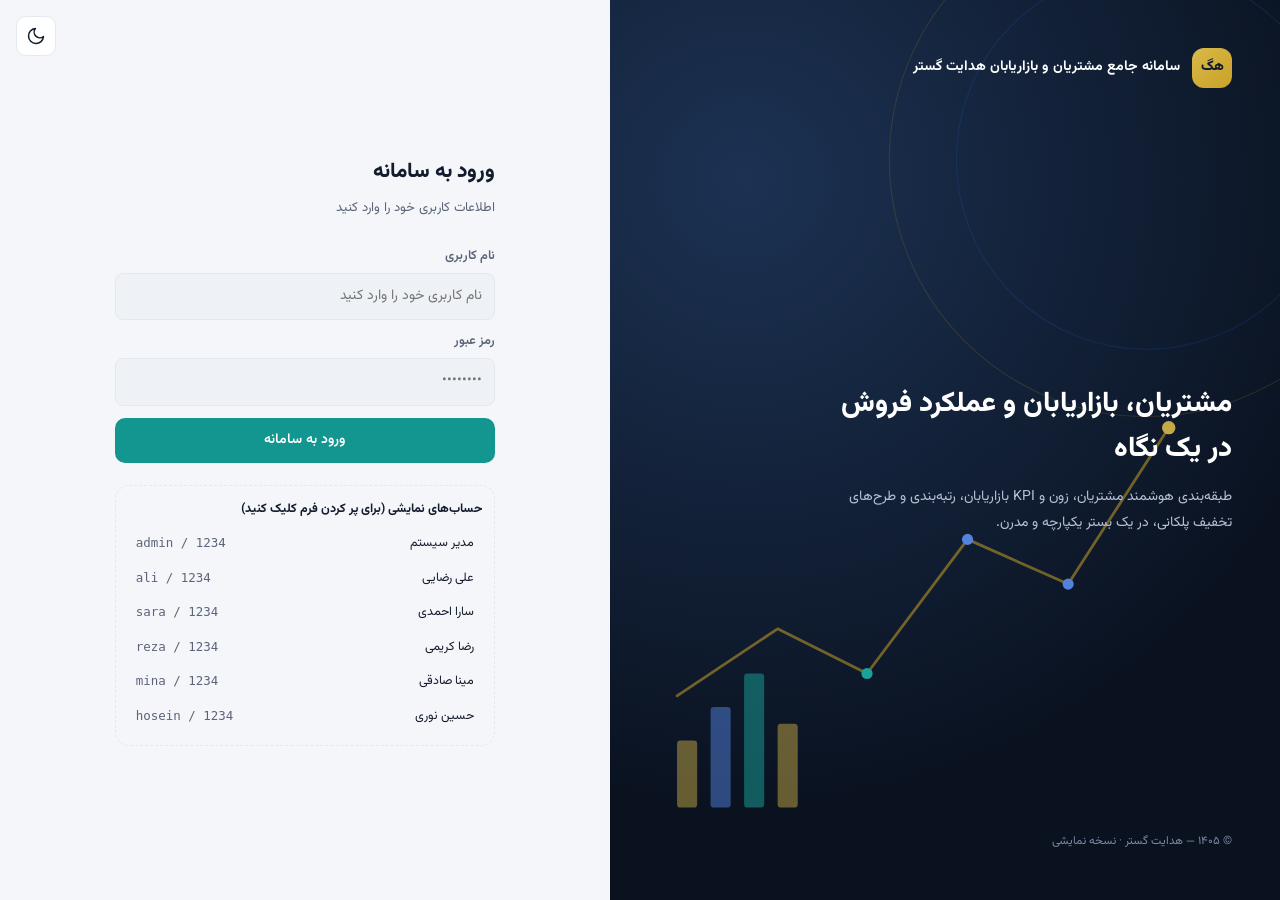
<file: index.html>
<!DOCTYPE html>
<html lang="fa" dir="rtl">
<head>
<meta charset="utf-8">
<meta name="viewport" content="width=device-width, initial-scale=1, viewport-fit=cover">
<link rel="preconnect" href="https://fonts.googleapis.com"><link rel="preconnect" href="https://fonts.gstatic.com" crossorigin><link href="https://fonts.googleapis.com/css2?family=Vazirmatn:wght@400;500;600;700;800&display=swap" rel="stylesheet">
<title>سامانه جامع مشتریان و بازاریابان هدایت گستر</title>
<style>:root{--bg:#f4f6fa;--card:#fff;--solid:#fff;--tx:#131b2c;--mut:#5b6478;--bd:#e4e8f0;--chip:#eef1f6;--pri:#12968f;--pri2:#2f6fed;--acc:#c9a227;--navy:#0f1b2d;--ok:#1e9e6b;--bad:#e5484d;--sh:0 1px 2px #0f1b2d10,0 1px 1px #0f1b2d0a;--sh2:0 6px 16px #0f1b2d14}
:root[data-theme="dark"]{--bg:#0a1220;--card:#101c30;--solid:#101c30;--tx:#eef2f9;--mut:#a7b1c6;--bd:#223350;--chip:#182842;--sh:0 1px 2px #0004;--sh2:0 6px 16px #0006}
@media (prefers-color-scheme:dark){:root:not([data-theme="light"]){--bg:#0a1220;--card:#101c30;--solid:#101c30;--tx:#eef2f9;--mut:#a7b1c6;--bd:#223350;--chip:#182842;--sh:0 1px 2px #0004;--sh2:0 6px 16px #0006}}
*{box-sizing:border-box}html{-webkit-text-size-adjust:100%}
body{margin:0;background:var(--bg);color:var(--tx);font:14px/1.8 Vazirmatn,Tahoma,sans-serif;-webkit-font-smoothing:antialiased}
button,input,select{font:inherit;color:inherit}button{cursor:pointer}
h1,h2,h3,p{margin:0}h3{font-size:.98rem;font-weight:700}b{font-weight:600}
.mut{color:var(--mut);font-size:.84rem}.big{font-size:1.6rem;font-weight:800}
svg.i{width:20px;height:20px;fill:none;stroke:currentColor;stroke-width:1.8;stroke-linecap:round;stroke-linejoin:round;flex-shrink:0}
/* shell */
.app{display:grid;grid-template-columns:272px 1fr;min-height:100vh}
aside{background:linear-gradient(180deg,#0a1220,#152640);color:#cfd8ea;padding:20px 14px;position:sticky;top:0;height:100vh;display:flex;flex-direction:column;gap:18px;overflow-y:auto}
.brand{display:flex;gap:10px;align-items:center;padding:0 6px}.brand b{color:#fff;display:block;line-height:1.3}.brand small{color:#8b97b3;font-size:.72rem}
.bm{width:40px;height:40px;border-radius:12px;background:linear-gradient(135deg,#d9b94a,#c9a227);color:#0f1b2d;display:grid;place-items:center;font-weight:800;flex-shrink:0}
#menu{display:flex;flex-direction:column;gap:3px;flex:1}
#menu button,.gh{display:flex;gap:12px;align-items:center;background:none;border:0;color:#b7c2dc;padding:10px 12px;border-radius:10px;text-align:right;width:100%}
#menu button:hover,.gh:hover{background:#ffffff10;color:#fff}
#menu button.on{background:#c9a22724;color:#e8cd6f;font-weight:600;box-shadow:inset -3px 0 0 #c9a227}
.sf{border-top:1px solid #ffffff1a;padding-top:12px}.uc{display:flex;gap:10px;align-items:center;padding:4px 6px 10px;color:#fff}.uc small{display:block;color:#8b97b3;font-size:.72rem}
.av{display:inline-grid;place-items:center;width:34px;height:34px;border-radius:50%;background:var(--pri);color:#fff;font-size:.82rem;font-weight:700;flex-shrink:0}
.main{min-width:0}
.tp{position:sticky;top:0;z-index:20;background:var(--card);border-bottom:1px solid var(--bd);display:flex;gap:10px;align-items:center;padding:12px 24px;padding-top:calc(12px + env(safe-area-inset-top,0px))}
.tp h1{flex:1;font-size:1.15rem;font-weight:700}
.ib{position:relative;width:40px;height:40px;border-radius:10px;border:1px solid var(--bd);background:var(--card);display:grid;place-items:center;color:var(--tx)}
.ib.mt{display:none}
.bd{position:absolute;top:-6px;left:-6px;background:var(--bad);color:#fff;border-radius:99px;font-size:.66rem;min-width:18px;height:18px;display:grid;place-items:center;padding:0 4px}
main{padding:24px;max-width:1180px;margin:0 auto}
.bk{display:none}
/* cards */
.card{background:var(--card);border:1px solid var(--bd);border-radius:14px;padding:18px;box-shadow:var(--sh);min-width:0}
.grid{display:grid;gap:14px;grid-template-columns:repeat(auto-fit,minmax(200px,1fr));margin-bottom:14px}.g2{grid-template-columns:repeat(auto-fit,minmax(min(100%,340px),1fr))}
.card+.card,.grid+.card,.card+.grid,.hero+*,.tip+*{margin-top:0}
.chh{display:flex;align-items:center;justify-content:space-between;gap:10px;margin-bottom:12px;flex-wrap:wrap}.chh h3{margin:0}
.hero{border-radius:16px;padding:22px 24px;color:#fff;background:radial-gradient(circle at 15% 20%,#1c3253,#0a1220 75%);margin-bottom:14px;position:relative;overflow:hidden}
.hero::after{content:"";position:absolute;left:-40px;top:-40px;width:180px;height:180px;border-radius:50%;border:1px solid #c9a22744}
.hero h2{font-size:1.3rem;font-weight:800}.hero p{color:#b8c1d6;margin-top:4px}
.pills{display:flex;gap:10px;flex-wrap:wrap;margin-top:14px}.pill{background:#ffffff14;border-radius:10px;padding:6px 14px;font-size:.82rem;color:#cfd8ea}.pill b{display:block;color:#fff;font-size:1rem}
.kpi{position:relative}.kh{display:flex;justify-content:space-between;align-items:center}
.ic{width:40px;height:40px;border-radius:10px;display:grid;place-items:center;color:#fff;flex-shrink:0}
.kv{font-size:1.7rem;font-weight:800;line-height:1.4;margin-top:8px}.kv small{font-size:.78rem;color:var(--mut);font-weight:400;margin-right:6px}
.kl{color:var(--mut);font-size:.84rem}
.dl{font-size:.74rem;font-weight:700}.dl.up{color:var(--ok)}.dl.dn{color:var(--bad)}
.spark{width:100%;height:30px;margin-top:8px}
.tip{display:flex;gap:10px;align-items:flex-start;background:var(--chip);border-right:3px solid var(--acc);border-radius:10px;padding:10px 14px;margin-bottom:14px;font-size:.85rem}
.tip span{display:none}.tip b{display:block}
/* tables */
.tw{overflow-x:auto}
table{width:100%;border-collapse:collapse;font-size:.88rem}
th{color:var(--mut);font-weight:600;text-align:right;padding:8px 12px;white-space:nowrap;font-size:.78rem;border-bottom:1px solid var(--bd)}
td{padding:10px 12px;white-space:nowrap;border-bottom:1px solid var(--bd)}tr:last-child td{border-bottom:0}
tr:hover td{background:var(--chip)}
.tag{display:inline-block;padding:2px 10px;border-radius:99px;color:#fff;font-size:.74rem;font-weight:600;white-space:nowrap}
.L-new{background:#5b8def}.L-A{background:#3b82c4}.L-B{background:#0e9aa7}.L-C{background:#7a3fb2}.L-loyal{background:#c9a227}.L-idle{background:#8a93a8}
.bar{height:8px;background:var(--chip);border-radius:9px;overflow:hidden}.bar i{display:block;height:100%;border-radius:9px;background:linear-gradient(90deg,var(--pri),var(--acc))}
/* forms */
label{display:block;font-size:.8rem;font-weight:600;color:var(--mut);margin:10px 0 5px}
input,select{width:100%;background:var(--chip);border:1px solid var(--bd);border-radius:8px;padding:10px 12px;outline:none}
input:focus,select:focus{border-color:var(--pri2);background:var(--card)}
.row{display:grid;gap:10px;grid-template-columns:repeat(auto-fit,minmax(min(100%,150px),1fr))}
.btn{background:var(--pri);color:#fff;border:0;border-radius:10px;padding:10px 20px;font-weight:600;margin-top:12px}
.btn:hover{filter:brightness(1.08)}.btn-block{width:100%}
.sm{padding:5px 12px;border-radius:8px;border:1px solid var(--bd);background:var(--card);font-size:.8rem;margin-left:4px}.sm.d{color:var(--bad)}
.tb{display:flex;gap:10px;flex-wrap:wrap;margin-bottom:12px;align-items:center}.tb input,.tb select{width:auto;flex:1;min-width:140px}.tb .btn{margin:0}
.fl{display:flex;gap:6px;flex-wrap:wrap;margin-bottom:12px}.fl button{background:var(--card);border:1px solid var(--bd);border-radius:99px;padding:4px 14px;font-size:.82rem}.fl button.on{background:var(--pri);color:#fff;border-color:var(--pri)}
.rt{display:flex;background:var(--chip);border-radius:9px;padding:3px}.rt button{border:0;background:none;padding:3px 12px;border-radius:7px;font-size:.78rem;color:var(--mut)}.rt button.on{background:var(--card);color:var(--tx);font-weight:700}
.inv{display:grid;grid-template-columns:2fr 1fr auto;gap:8px;margin-bottom:8px}
.sum{background:var(--navy);color:#fff;border-radius:12px;padding:14px;margin-top:12px}.sum b{font-size:1.2rem}
/* charts */
.cw{width:100%;position:relative}.cw svg{display:block;max-width:100%}
.lg{display:flex;flex-wrap:wrap;gap:4px 14px;font-size:.76rem;color:var(--mut);margin-top:6px}.lg i{display:inline-block;width:9px;height:9px;border-radius:3px;margin-left:5px}
.dn{display:flex;align-items:center;gap:16px;flex-wrap:wrap;justify-content:center}.dn svg{width:150px;height:150px}.dn .lg{flex-direction:column;margin:0;font-size:.82rem}
/* roadmap, feed, alerts */
.rm{display:flex;align-items:flex-start;overflow-x:auto;padding:12px 4px}
.rn{text-align:center;min-width:74px;opacity:.55}.rn b{display:block;font-size:.8rem}.rn small{color:var(--mut);font-size:.7rem}
.rc{width:46px;height:46px;border-radius:50%;margin:0 auto 6px;display:grid;place-items:center;font-weight:700;background:var(--chip);border:2px solid var(--bd)}
.rn.done{opacity:1}.rn.done .rc{background:#d7f2f0;color:var(--pri);border-color:var(--pri)}
.rn.cur{opacity:1}.rn.cur .rc{background:linear-gradient(135deg,#d9b94a,#c9a227);color:#0f1b2d;border-color:#c9a227;box-shadow:0 8px 20px #c9a22740;transform:scale(1.1)}
.rl{flex:1;min-width:16px;height:3px;background:var(--bd);margin-top:22px;border-radius:3px}.rl.done{background:var(--pri)}
.fi{display:flex;gap:12px;align-items:center;padding:10px 0;border-bottom:1px solid var(--bd)}.fi:last-child{border:0}.fi .ic{width:36px;height:36px}.fi b{display:block;font-size:.88rem}.fi small{color:var(--mut)}
.al{padding:10px 12px;border-radius:10px;background:var(--chip);margin:8px 0;font-size:.85rem;border-right:3px solid var(--acc)}.al span{display:none}
.empty{text-align:center;padding:26px;color:var(--mut)}
/* settings & help */
.sec{padding:0;overflow:hidden;margin-bottom:14px}.sh{display:flex;gap:12px;align-items:center;padding:14px 18px;border-bottom:1px solid var(--bd)}
.sh .n{width:30px;height:30px;border-radius:50%;background:var(--acc);color:#0f1b2d;display:grid;place-items:center;font-weight:800;flex-shrink:0}.sh h3{margin:0}.sh small{display:block;color:var(--mut);font-weight:400}
.sb{padding:16px 18px}.what{background:var(--chip);border-radius:10px;padding:10px 14px;font-size:.84rem;margin-bottom:14px;line-height:1.9}.what b{color:var(--pri)}
.fld label{margin-top:0;color:var(--tx)}.fld .u{position:relative}.fld .u input{padding-left:66px}.fld .u span{position:absolute;left:12px;top:50%;transform:translateY(-50%);color:var(--mut);font-size:.76rem}.fld small{display:block;color:var(--mut);margin-top:4px;font-size:.76rem}
.zb{display:flex;border-radius:10px;overflow:hidden;margin-bottom:12px}.zb div{flex:1;color:#fff;text-align:center;padding:8px 2px;font-size:.74rem}.zb b{display:block}
.zr{display:grid;grid-template-columns:84px repeat(3,1fr);gap:10px;align-items:end;padding:12px;border:1px solid var(--bd);border-radius:12px;margin-bottom:10px}.zr .tag{align-self:center;text-align:center}.zr .zs{grid-column:1/-1;font-size:.8rem;color:var(--mut);border-top:1px dashed var(--bd);padding-top:8px}.zr input[readonly]{opacity:.6}
.rr{display:grid;grid-template-columns:1.2fr 1fr 2fr;gap:10px;align-items:center;padding:10px 12px;border:1px solid var(--bd);border-radius:12px;margin-bottom:8px}
.sv{position:sticky;bottom:12px;z-index:15;background:var(--card);border:1px solid var(--bd);border-radius:14px;padding:10px 16px;display:flex;gap:10px;align-items:center;flex-wrap:wrap;box-shadow:var(--sh2)}.sv .btn{margin:0}.sv span{flex:1;font-size:.8rem;color:var(--mut)}
details.hp{background:var(--card);border:1px solid var(--bd);border-radius:14px;margin-bottom:10px}details.hp summary{cursor:pointer;padding:13px 18px;font-weight:700;list-style:none}
details.hp summary::after{content:"▾";float:left;color:var(--mut)}details.hp[open] summary::after{content:"▴"}
.hb{padding:0 18px 16px;line-height:2}
.ht{margin:8px 0;font-size:.82rem}.ht th,.ht td{border:1px solid var(--bd);padding:6px 10px;white-space:normal}.ht th{background:var(--chip);color:var(--tx)}.ht tr:hover td{background:none}
.fm{background:var(--chip);border-right:3px solid var(--acc);border-radius:8px;padding:8px 14px;margin:8px 0;font-weight:600}
/* overlays */
.mo{position:fixed;inset:0;background:#0009;z-index:50;display:grid;place-items:center;padding:14px;overflow:auto}.mo>.card{width:min(560px,100%);max-height:92vh;overflow:auto}
.np{position:fixed;top:64px;left:16px;width:min(340px,calc(100% - 32px));z-index:40;box-shadow:var(--sh2)}
.toast{position:fixed;bottom:calc(20px + env(safe-area-inset-bottom,0px));left:50%;transform:translateX(-50%);background:var(--ok);color:#fff;padding:10px 20px;border-radius:99px;box-shadow:var(--sh2);z-index:60;font-size:.85rem;max-width:calc(100% - 24px);text-align:center}
/* login */
.login-shell{min-height:100vh;display:grid;grid-template-columns:1.1fr 1fr;background:var(--bg)}
.login-visual{background:radial-gradient(circle at 20% 20%,#1c3253,#0a1220 70%);position:relative;overflow:hidden;display:flex;flex-direction:column;justify-content:space-between;padding:48px;color:#fff}
.login-visual>*{position:relative;z-index:2}.login-visual .orbit-svg{position:absolute;inset:0;width:100%;height:100%;z-index:1;opacity:.9}
.brand-row{display:flex;align-items:center;gap:12px;font-weight:700}
.visual-copy{max-width:420px}.visual-copy h2{font-size:1.75rem;font-weight:800;line-height:1.6}.visual-copy p{margin-top:12px;color:#b8c1d6;line-height:1.9}
.visual-foot{font-size:.72rem;color:#7d89a3}
.login-panel{display:flex;align-items:center;justify-content:center;padding:40px;position:relative}
.login-form-card{width:100%;max-width:380px}.login-form-card h1{font-size:1.3rem;font-weight:800}.lead{font-size:.82rem;color:var(--mut);margin:6px 0 24px}
.login-error{display:none;background:#fbdfe0;color:#c0292e;padding:10px 14px;border-radius:8px;font-size:.8rem;margin-bottom:14px}.login-error.show{display:block}
.demo-accounts{margin-top:22px;border:1px dashed var(--bd);border-radius:14px;padding:12px;font-size:.78rem}.demo-title{font-weight:700;margin-bottom:6px}
.demo-account-row{display:flex;justify-content:space-between;align-items:center;padding:6px 8px;border-radius:8px;cursor:pointer}.demo-account-row:hover{background:var(--chip)}
.cred{font-family:monospace;color:var(--mut);direction:ltr}
.lt{position:absolute;top:16px;left:16px}
/* responsive */
@media(max-width:900px){
 .app{grid-template-columns:1fr}
 aside{position:fixed;top:0;right:0;width:280px;z-index:45;transform:translateX(100%);transition:transform .25s;padding-top:calc(20px + env(safe-area-inset-top,0px));padding-bottom:calc(20px + env(safe-area-inset-bottom,0px))}
 .op aside{transform:none}.op .bk{display:block;position:fixed;inset:0;background:#0007;z-index:44}
 .ib.mt{display:grid}.tp{padding-left:14px;padding-right:14px}main{padding:14px 12px calc(24px + env(safe-area-inset-bottom,0px))}
 .login-shell{grid-template-columns:1fr}.login-visual{display:none}.login-panel{padding:24px 18px;align-items:flex-start;padding-top:70px}
 .rr{grid-template-columns:1fr}.zr{grid-template-columns:1fr 1fr}.zr .tag{grid-column:1/-1}
}
@media(max-width:720px){
 .grid{grid-template-columns:1fr 1fr}.kv{font-size:1.35rem}.hero{padding:16px}.hero h2{font-size:1.1rem}.card{padding:14px}
 table.rs tr:first-child{display:none}table.rs,table.rs tbody,table.rs tr,table.rs td{display:block;width:100%}
 table.rs tr{border:1px solid var(--bd);border-radius:12px;margin-bottom:8px;padding:4px 12px}
 table.rs td{display:flex;justify-content:space-between;gap:10px;border:0;padding:5px 0;white-space:normal;text-align:left}
 table.rs td::before{content:attr(data-l);color:var(--mut);font-size:.76rem;text-align:right}
 table.rs tr:hover td{background:none}.tw{overflow:visible}
 .tb input,.tb select{min-width:100%}.inv{grid-template-columns:1fr 90px auto}
}
@media(max-width:440px){.grid{grid-template-columns:1fr}}
@media(prefers-reduced-motion:reduce){*{transition:none!important}}
</style>
</head>
<body>
<div id="root"></div>
<script>
const $=s=>document.querySelector(s),fa=n=>Number(n).toLocaleString("fa-IR",{maximumFractionDigits:1});
const MN=["مهر","آبان","آذر","دی","بهمن","اسفند"],CUR=5;
const NM={new:"جدید",A:"A ضعیف",B:"B متوسط",C:"C قوی",loyal:"وفادار",idle:"راکد"};
const COL={new:"#5b8def",A:"#3b82c4",B:"#0e9aa7",C:"#7a3fb2",loyal:"#c9a227",idle:"#8a93a8"};
const DB={S:{A:30,B:80,hi:2.33,lo:1.67,idleM:6,loyalM:6,kw:4,
tol:40,kcap:150,zones:[[0,50,5],[50,100,13],[100,200,25],[200,400,45],[400,1e5,75]],
ranks:[["بدون رتبه",0,""],["برنزی",100,""],["نقره‌ای",250,""],["طلایی",450,""],["الماس",800,""]]},
prod:[{id:1,n:"لامپ ۶۰ وات",p:20},{id:2,n:"کابل ۲×۱٫۵",p:1500},{id:3,n:"کلید و پریز",p:350},{id:4,n:"چراغ پنل",p:900},{id:5,n:"ترانس ۱۲ ولت",p:4000}],
mk:[{id:0,n:"علی رضایی",u:"ali",L:6},{id:1,n:"سارا احمدی",u:"sara",L:2},{id:2,n:"رضا کریمی",u:"reza",L:7},{id:3,n:"مینا صادقی",u:"mina",L:2},{id:4,n:"حسین نوری",u:"hosein",L:5}],
cust:[],sales:[],plans:[{id:1,w:"همه",it:"همه کالاها",f:20,t:100,pct:7},{id:2,w:"همه",it:"همه کالاها",f:150,t:300,pct:20}],nid:1};
(function seed(){const C=[["لامپ نور اصفهان",0,[40,45,38]],["فروشگاه برق آریا",0,[160,95,20]],["تجهیزات پارس",1,[170,160,155,150,165,158]],["الکتریک مهر",1,[]],["روشنایی نیک",2,[90,70,100]],["برق ستاره",3,[200]],["نورپردازان",4,[35,40,28,45,30]],["کالای برق شرق",2,[160,155,10]],["نور و برق آسیا",3,[180,175,190,170,185,200]],["پخش نور جنوب",4,[60,65,70,40,80,75]]];
C.forEach((c,i)=>{DB.cust.push({id:i,n:c[0],m:c[1],ph:"۰۹۱۳۱۲۳"+(4000+i*7),old:!c[2].length});
 c[2].forEach((t,j)=>{const mo=CUR-j,L=DB.mk[c[1]].L,it=[];for(let k=0;k<L;k++){const p=DB.prod[(k+i)%5];it.push({p:p.id,q:Math.max(1,Math.round(t/L*1000/p.p))})}DB.sales.push({id:DB.nid++,c:i,mo,it,disc:0})})})})();
const P=id=>DB.prod.find(p=>p.id==id),CU=id=>DB.cust.find(c=>c.id==id),MK=id=>DB.mk.find(m=>m.id==id);
const stot=s=>s.it.reduce((a,x)=>a+x.q*P(x.p).p/1000,0);
const hist=c=>{const h=[0,0,0,0,0,0];DB.sales.filter(s=>s.c==c.id).forEach(s=>h[CUR-s.mo]+=stot(s));return h};
const lv=v=>v<=0?0:v<DB.S.A?1:v<DB.S.B?2:3;
function level(c){const S=DB.S,h=hist(c);if(!h.some(x=>x>0))return c.old?"idle":"new";
 const last=h.findIndex(x=>x>0);if(last>=S.idleM)return"idle";
 const first=h.map((x,i)=>x>0?i:-1).reduce((a,b)=>Math.max(a,b)),age=first+1;
 if(age<3)return"new";
 if(age>=S.loyalM&&h.slice(0,S.loyalM).every(x=>lv(x)===3))return"loyal";
 const a=h.slice(0,3).map(x=>Math.max(1,lv(x))).reduce((x,y)=>x+y,0)/3;return a>=S.hi?"C":a<=S.lo?"A":"B"}
const tag=c=>{const k=level(c);return `<span class="tag L-${k}">${NM[k]}</span>`};
const L=DB.S;
const msales=m=>{const a=[0,0,0,0,0,0];DB.sales.forEach(s=>{if(CU(s.c).m==m.id)a[s.mo]+=stot(s)});return a};
const zone=v=>{const z=DB.S.zones.findIndex(z=>v>=z[0]&&v<z[1]);return z<0?0:z};
function stab(m){const a=msales(m),av=a.reduce((x,y)=>x+y,0)/6;if(!av)return 0;let p=0;a.forEach(v=>{if(v>0&&Math.abs(v-av)/av<=(DB.S.tol||40)/100)p+=DB.S.zones[zone(v)][2]});return Math.round(p)}
function kpi(m){let n=0,t=0;DB.sales.forEach(s=>{if(CU(s.c).m==m.id){n+=s.it.length;t+=stot(s)}});return n?Math.min(DB.S.kcap||150,Math.round(t/n*DB.S.kw)):0}
const total=m=>stab(m)+kpi(m),rank=m=>{const t=total(m);let r=0;DB.S.ranks.forEach((x,i)=>{if(t>=x[1])r=i});return r};
const avgLine=m=>{let n=0,t=0;DB.sales.forEach(s=>{if(CU(s.c).m==m.id){n+=s.it.length;t+=stot(s)}});return n?t/n:0};
function disc(m,it,tot){const ms=msales(m)[CUR]+tot;let best=0;DB.plans.forEach(p=>{if((p.w==="همه"||p.w===m.n)&&(p.it==="همه کالاها"||it.includes(p.it))&&ms>=p.f&&ms<p.t)best=Math.max(best,p.pct)});return best}
const ini=n=>n.trim()[0];
let U=null,tab="",flt="all",q="",npo=false;
const TM=[["dash","grid","داشبورد"],["cust","users","مشتریان"],["inv","receipt","ثبت فاکتور"],["invs","file","فاکتورها"],["mark","user","بازاریابان"],["lead","trophy","رتبه‌بندی"],["plan","tag","طرح تخفیف"],["rep","chart","گزارش‌ها"],["set","set","تنظیمات"]];
const TB=[["me","home","خانه من"],["cust","users","مشتریان من"],["inv","receipt","ثبت فاکتور"],["invs","file","فاکتورها"],["perf","trend","عملکرد"],["plan","tag","طرح‌ها"]];
const isM=()=>U.role==="m",myC=()=>isM()?DB.cust:DB.cust.filter(c=>c.m==U.id),mySales=()=>DB.sales.filter(s=>isM()||CU(s.c).m==U.id);
function alerts(){const a=[];myC().forEach(c=>{const h=hist(c);if(h.some(x=>x>0)&&h.slice(0,3).every(x=>x===0))a.push(["",`مشتری «${c.n}» ۳ ماه است خرید نکرده؛ نزدیک به راکد شدن`]);if(level(c)==="idle")a.push(["",`«${c.n}» راکد است؛ پیگیری لازم است`])});
 (isM()?DB.mk:[MK(U.id)]).forEach(m=>{const r=rank(m),nx=DB.S.ranks[r+1];if(nx&&nx[1]-total(m)<=nx[1]*.15)a.push(["",`${m.n} تا رتبه ${nx[0]} فقط ${fa(nx[1]-total(m))} امتیاز فاصله دارد`])});return a}
function modal(h){const d=document.createElement("div");d.className="mo";d.innerHTML=`<div class="card">${h}</div>`;d.onclick=e=>{if(e.target===d)d.remove()};document.body.appendChild(d);return d}
const close=()=>{document.querySelectorAll(".mo").forEach(x=>x.remove())};
function toast(t,bad){const d=document.createElement("div");d.className="toast";if(bad)d.style.background="#d64545";d.textContent=t;document.body.appendChild(d);setTimeout(()=>d.remove(),2000)}
const pg={
cust(){let l=myC().filter(c=>(flt==="all"||level(c)===flt)&&(!q||(c.n+c.ph).includes(q)));
 return `<div class="tb"><input id="qs" placeholder="جستجوی مشتری..." value="${q}"><button class="btn" id="addc">افزودن مشتری</button></div><div class="fl" style="margin-bottom:10px">${["all",...Object.keys(NM)].map(k=>`<button data-f="${k}" class="${flt===k?"on":""}">${k==="all"?"همه":NM[k]}</button>`).join("")}</div>
 <div class="card tw"><table><tr><th>مشتری</th><th>تلفن</th>${isM()?"<th>بازاریاب</th>":""}<th>فروش این ماه</th><th>سطح</th><th></th></tr>${l.map(c=>`<tr><td><span class="av">${ini(c.n)}</span>${c.n}</td><td>${c.ph}</td>${isM()?`<td>${MK(c.m).n}</td>`:""}<td>${fa(hist(c)[0])} م.ت</td><td>${tag(c)}</td><td><button class="sm" data-ec="${c.id}">ویرایش</button>${isM()?`<button class="sm d" data-dc="${c.id}">حذف</button>`:""}</td></tr>`).join("")||"<tr><td colspan=6 class=empty>مشتری‌ای با این فیلتر پیدا نشد. فیلتر را پاک کنید یا مشتری جدید اضافه کنید.</td></tr>"}</table></div>`},
inv(){const cs=myC();return `<div class="card"><h3>ثبت فاکتور فروش</h3><div class="row"><div><label>مشتری</label><select id="ic">${cs.map(c=>`<option value="${c.id}">${c.n}</option>`).join("")}</select></div><div><label>ماه</label><select id="im">${MN.map((x,i)=>`<option value="${i}" ${i===CUR?"selected":""}>${x}</option>`).join("")}</select></div></div><div id="lines" style="margin-top:12px"></div><button class="sm" id="al">افزودن قلم</button><div class="sum" id="sm"></div><button class="btn" id="si">ثبت فاکتور</button></div>`},
invs(){const l=mySales().sort((a,b)=>b.id-a.id);return `<div class="card tw"><table><tr><th>شماره</th><th>ماه</th><th>مشتری</th>${isM()?"<th>بازاریاب</th>":""}<th>اقلام</th><th>مبلغ</th><th>تخفیف</th>${isM()?"<th></th>":""}</tr>${l.map(s=>`<tr><td>#${fa(s.id)}</td><td>${MN[s.mo]}</td><td>${CU(s.c).n}</td>${isM()?`<td>${MK(CU(s.c).m).n}</td>`:""}<td>${fa(s.it.length)}</td><td>${fa(stot(s))} م.ت</td><td>${s.disc?`<span class="tag L-loyal">${fa(s.disc)}٪</span>`:"—"}</td>${isM()?`<td><button class="sm d" data-ds="${s.id}">حذف</button></td>`:""}</tr>`).join("")}</table></div>`},
mark(){return `<div class="tb"><button class="btn" id="addm">بازاریاب جدید</button></div><div class="grid g2">${DB.mk.map(m=>{const r=rank(m),s=msales(m);return `<div class="card"><div style="display:flex;gap:12px;align-items:center"><span class="av" style="width:48px;height:48px;font-size:1.1rem;margin:0">${ini(m.n)}</span><div style="flex:1"><b>${m.n}</b><div class="mut">${DB.S.ranks[r][2]} ${DB.S.ranks[r][0]} • زون ${fa(zone(s[CUR])+1)} • ${fa(CU?DB.cust.filter(c=>c.m==m.id).length:0)} مشتری</div></div><b class="big" style="font-size:1.6rem">${fa(total(m))}</b></div><div class="row mut" style="margin-top:12px"><div>ثبات: <b>${fa(stab(m))}</b></div><div>KPI: <b>${fa(kpi(m))}</b></div><div>میانگین قلم: <b>${fa(avgLine(m))}</b></div></div></div>`}).join("")}</div>`},
plan(){const l=isM()?DB.plans:DB.plans.filter(p=>p.w==="همه"||p.w===MK(U.id).n);return `<div class="card tw"><h3>طرح‌های تخفیف فعال</h3><table><tr><th>بازاریاب</th><th>کالا</th><th>از (م.ت)</th><th>تا (م.ت)</th><th>تخفیف</th>${isM()?"<th></th>":""}</tr>${l.map(p=>`<tr><td>${p.w}</td><td>${p.it}</td><td>${fa(p.f)}</td><td>${fa(p.t)}</td><td><span class="tag L-loyal">${fa(p.pct)}٪</span></td>${isM()?`<td><button class="sm d" data-dp="${p.id}">حذف</button></td>`:""}</tr>`).join("")}</table></div>`+(isM()?`<div class="card" style="margin-top:14px"><h3>طرح جدید</h3><div class="row"><div><label>بازاریاب</label><select id="pw"><option>همه</option>${DB.mk.map(x=>`<option>${x.n}</option>`).join("")}</select></div><div><label>کالا</label><select id="pi"><option>همه کالاها</option>${DB.prod.map(x=>`<option>${x.n}</option>`).join("")}</select></div><div><label>از</label><input id="pf" type="number"></div><div><label>تا</label><input id="pt" type="number"></div><div><label>درصد</label><input id="pp" type="number"></div></div><button class="btn" id="addp">افزودن طرح</button></div>`:"")},
rep(){const h=["مشتری","بازاریاب","سطح","فروش ماه"],rows=DB.cust.map(c=>[c.n,MK(c.m).n,NM[level(c)],fa(hist(c)[0])]);return `<div class="card tw"><h3>گزارش مشتریان</h3><button class="btn" id="cp" style="margin:0 0 10px">کپی گزارش (CSV)</button><table><tr>${h.map(x=>`<th>${x}</th>`).join("")}</tr>${rows.map(r=>`<tr>${r.map(x=>`<td>${x}</td>`).join("")}</tr>`).join("")}</table></div>`}};
const IC={grid:"M3 3h7v7H3zM14 3h7v7h-7zM14 14h7v7h-7zM3 14h7v7H3z",users:"M17 21v-2a4 4 0 0 0-4-4H5a4 4 0 0 0-4 4v2M9 11a4 4 0 1 0 0-8 4 4 0 0 0 0 8M23 21v-2a4 4 0 0 0-3-3.9M16 3.1a4 4 0 0 1 0 7.8",receipt:"M4 2v20l3-2 3 2 3-2 3 2 3-2 2 2V2l-2 2-3-2-3 2-3-2-3 2zM8 8h8M8 12h8M8 16h5",file:"M14 2H6a2 2 0 0 0-2 2v16a2 2 0 0 0 2 2h12a2 2 0 0 0 2-2V8zM14 2v6h6M8 13h8M8 17h8",user:"M20 21v-2a4 4 0 0 0-4-4H8a4 4 0 0 0-4 4v2M12 11a4 4 0 1 0 0-8 4 4 0 0 0 0 8",trophy:"M8 21h8M12 17v4M7 4h10v5a5 5 0 0 1-10 0zM17 5h3v2a3 3 0 0 1-3 3M7 5H4v2a3 3 0 0 0 3 3",tag:"M20.6 13.4l-7.2 7.2a2 2 0 0 1-2.8 0L2 12V2h10l8.6 8.6a2 2 0 0 1 0 2.8zM7 7h.01",chart:"M3 3v18h18M8 17V9M13 17V5M18 17v-6",set:"M4 21v-7M4 10V3M12 21v-9M12 8V3M20 21v-5M20 12V3M1 14h6M9 8h6M17 16h6",help:"M12 22a10 10 0 1 0 0-20 10 10 0 0 0 0 20zM9.1 9a3 3 0 0 1 5.8 1c0 2-3 3-3 3M12 17h.01",home:"M3 10.5 12 3l9 7.5V21h-6v-7H9v7H3z",trend:"M22 7l-8.5 8.5-5-5L2 17M16 7h6v6",bell:"M18 8a6 6 0 0 0-12 0c0 7-3 9-3 9h18s-3-2-3-9M13.7 21a2 2 0 0 1-3.4 0",moon:"M21 12.8A9 9 0 1 1 11.2 3a7 7 0 0 0 9.8 9.8z",out:"M9 21H5a2 2 0 0 1-2-2V5a2 2 0 0 1 2-2h4M16 17l5-5-5-5M21 12H9",menu:"M3 6h18M3 12h18M3 18h18"};
const I=n=>`<svg class="i" viewBox="0 0 24 24"><path d="${IC[n]||IC.grid}"/></svg>`;
function shell(){const T=isM()?TM:TB;if(!T.some(x=>x[0]===tab))tab=T[0][0];const al=alerts().length,cur=T.find(x=>x[0]===tab);Q=[];
 const body=pg[tab]();
 $("#root").innerHTML=`<div class="app"><div class="bk" id="bk"></div><aside><div class="brand"><div class="bm">هگ</div><div><b>هدایت گستر</b><small>سامانه جامع مشتریان</small></div></div><nav id="menu">${T.map(x=>`<button data-t="${x[0]}" class="${x[0]===tab?"on":""}">${I(x[1])}<span>${x[2]}</span></button>`).join("")}</nav><div class="sf"><div class="uc"><span class="av">${ini(U.n)}</span><div><b>${U.n}</b><small>${isM()?"مدیر سیستم":"بازاریاب"}</small></div></div><button class="gh" id="out">${I("out")}<span>خروج از حساب</span></button></div></aside><div class="main"><header class="tp"><button class="ib mt" id="mt" aria-label="منو">${I("menu")}</button><h1>${cur[2]}</h1><button class="ib" id="bell" aria-label="اعلان‌ها">${I("bell")}${al?`<span class="bd">${fa(al)}</span>`:""}</button><button class="ib" id="theme" aria-label="تغییر تم">${I("moon")}</button></header><main id="view">${body}</main></div></div>`;
 bind();runCharts();lbl()}
function lbl(){document.querySelectorAll("#view table").forEach(t=>{if(t.classList.contains("ht"))return;const h=[...t.querySelectorAll("tr:first-child th")].map(x=>x.textContent);if(!h.length)return;t.classList.add("rs");t.querySelectorAll("tr").forEach(r=>[...r.children].forEach((c,i)=>{if(c.tagName==="TD"&&h[i])c.dataset.l=h[i]}))})}
function th(){const r=document.documentElement,d=r.dataset.theme?r.dataset.theme==="dark":matchMedia("(prefers-color-scheme:dark)").matches;r.dataset.theme=d?"light":"dark";try{localStorage.setItem("th",r.dataset.theme)}catch(e){}if(U)shell()}
function login(){const A=[["admin","مدیر سیستم"],...DB.mk.map(m=>[m.u,m.n])];
 $("#root").innerHTML=`<div class="login-shell"><div class="login-visual"><svg class="orbit-svg" viewBox="0 0 600 800" xmlns="http://www.w3.org/2000/svg"><circle cx="480" cy="140" r="230" fill="none" stroke="rgba(201,162,39,.18)"/><circle cx="480" cy="140" r="170" fill="none" stroke="rgba(47,111,237,.18)"/><polyline points="60,620 150,560 230,600 320,480 410,520 500,380" fill="none" stroke="rgba(201,162,39,.6)" stroke-width="2.5" stroke-linecap="round" stroke-linejoin="round"/><circle cx="500" cy="380" r="6" fill="#d9b94a"/><circle cx="410" cy="520" r="5" fill="#5b8ef2"/><circle cx="320" cy="480" r="5" fill="#5b8ef2"/><circle cx="230" cy="600" r="5" fill="#1cb3aa"/><g opacity=".5"><rect x="60" y="660" width="18" height="60" rx="3" fill="#d9b94a"/><rect x="90" y="630" width="18" height="90" rx="3" fill="#5b8ef2"/><rect x="120" y="600" width="18" height="120" rx="3" fill="#1cb3aa"/><rect x="150" y="645" width="18" height="75" rx="3" fill="#d9b94a"/></g></svg><div class="brand-row"><div class="bm">هگ</div><span>سامانه جامع مشتریان و بازاریابان هدایت گستر</span></div><div class="visual-copy"><h2>مشتریان، بازاریابان و عملکرد فروش در یک نگاه</h2><p>طبقه‌بندی هوشمند مشتریان، زون و KPI بازاریابان، رتبه‌بندی و طرح‌های تخفیف پلکانی، در یک بستر یکپارچه و مدرن.</p></div><div class="visual-foot">© ۱۴۰۵ — هدایت گستر · نسخه نمایشی</div></div><div class="login-panel"><button class="ib lt" id="lth" aria-label="تغییر تم">${I("moon")}</button><div class="login-form-card"><h1>ورود به سامانه</h1><p class="lead">اطلاعات کاربری خود را وارد کنید</p><div class="login-error" id="le"></div><form id="lf"><label>نام کاربری</label><input id="lu" placeholder="نام کاربری خود را وارد کنید" autocomplete="username"><label>رمز عبور</label><input id="lp" type="password" placeholder="••••••••" autocomplete="current-password"><button class="btn btn-block" type="submit">ورود به سامانه</button></form><div class="demo-accounts"><div class="demo-title">حساب‌های نمایشی (برای پر کردن فرم کلیک کنید)</div>${A.map(a=>`<div class="demo-account-row" data-u="${a[0]}"><span>${a[1]}</span><span class="cred">${a[0]} / 1234</span></div>`).join("")}</div></div></div></div>`;
 document.querySelectorAll(".demo-account-row").forEach(r=>r.onclick=()=>{$("#lu").value=r.dataset.u;$("#lp").value="1234";$("#le").classList.remove("show")});
 $("#lth").onclick=th;
 $("#lf").onsubmit=e=>{e.preventDefault();const u=$("#lu").value.trim(),m=u==="admin"?{role:"m",n:"مدیر سیستم",id:-1}:DB.mk.find(x=>x.u===u),er=t=>{$("#le").textContent=t;$("#le").classList.add("show")};
  if(!u||!$("#lp").value)return er("نام کاربری و رمز عبور را وارد کنید.");
  if(!m||$("#lp").value!=="1234")return er("نام کاربری یا رمز عبور درست نیست. رمز نمایشی ۱۲۳۴ است.");
  U=m.role?m:{role:"b",n:m.n,id:m.id};tab="";shell();toast("خوش آمدید "+U.n+" ✓")}}
function niceStep(v){const p=Math.pow(10,Math.floor(Math.log10(v||1))),m=v/p;return(m<=1?1:m<=2?2:m<=5?5:10)*p}
function runCharts(){LQ=Q;Q=[];LQ.forEach(([id,cfg])=>{const el=document.getElementById(id);if(el)drawChart(el,cfg)})}
let LQ=[],rz;addEventListener("resize",()=>{clearTimeout(rz);rz=setTimeout(()=>LQ.forEach(([id,c])=>{const e=document.getElementById(id);if(e)drawChart(e,c)}),150)});
function drawChart(el,cfg){const W=Math.max(220,el.clientWidth),H=Math.max(140,el.clientHeight),t=cfg.type,D=cfg.data,ds=D.datasets,L=D.labels,o=cfg.options||{},mu=cv("--mut"),gd=cv("--bd"),tx=cv("--tx"),sc=o.scales||{};
 const lg=a=>`<div class="lg">${a.map(x=>`<span><i style="background:${x[1]}"></i>${x[0]}</span>`).join("")}</div>`,col=(d,i)=>{const c=(d.type||t)==="line"||t==="radar"?d.borderColor:d.backgroundColor;return Array.isArray(c)?c[0]:(c||PAL[i%7])};
 if(t==="doughnut"||t==="polarArea"){const d=ds[0],tot=d.data.reduce((a,b)=>a+b,0),R=46,C=2*Math.PI*R;let off=0,s="";d.data.forEach((v,i)=>{if(!v)return;const l=v/(tot||1)*C;s+=`<circle r="${R}" cx="60" cy="60" fill="none" stroke="${d.backgroundColor[i]}" stroke-width="16" stroke-dasharray="${Math.max(0,l-1.5)} ${C}" stroke-dashoffset="${-off}" transform="rotate(-90 60 60)"><title>${L[i]}: ${fa(v)}</title></circle>`;off+=l});
  el.innerHTML=`<div class="dn"><svg viewBox="0 0 120 120"><circle r="${R}" cx="60" cy="60" fill="none" stroke="${gd}" stroke-width="16" opacity=".5"/>${s}<text x="60" y="66" text-anchor="middle" font-size="20" font-weight="700" fill="${tx}">${fa(tot)}</text></svg>${lg(L.map((l,i)=>[l+": "+fa(d.data[i]),d.backgroundColor[i]]))}</div>`;return}
 const showLg=ds.length>1&&!(o.plugins&&o.plugins.legend&&o.plugins.legend.display===false),LH=showLg?Math.ceil(ds.length/3)*20+8:0,h=H-LH,L2=lg(ds.map((d,i)=>[d.label,col(d,i)]));
 if(t==="radar"){const cx=W/2,cy=h/2,r=Math.min(W,h)/2-26,n=L.length,pt=(i,k)=>{const a=-Math.PI/2+i*2*Math.PI/n;return[cx+Math.cos(a)*r*k,cy+Math.sin(a)*r*k]};let s="";[.25,.5,.75,1].forEach(k=>s+=`<polygon points="${L.map((_,i)=>pt(i,k).join(",")).join(" ")}" fill="none" stroke="${gd}"/>`);
  L.forEach((l,i)=>{const[x,y]=pt(i,1.2),[x2,y2]=pt(i,1);s+=`<line x1="${cx}" y1="${cy}" x2="${x2}" y2="${y2}" stroke="${gd}"/><text x="${x}" y="${y+3}" text-anchor="middle" font-size="10" fill="${mu}">${l}</text>`});
  ds.forEach(d=>{s+=`<polygon points="${d.data.map((v,i)=>pt(i,v/100).join(",")).join(" ")}" fill="${d.backgroundColor}" stroke="${d.borderColor}" stroke-width="2"/>`});el.innerHTML=`<svg width="${W}" height="${h}" style="direction:ltr">${s}</svg>${L2}`;return}
 const hz=o.indexAxis==="y",stk=!!((sc.x&&sc.x.stacked)||(sc.y&&sc.y.stacked)),isL=d=>(d.type||t)==="line",bs=ds.filter(d=>!isL(d)),ls=ds.filter(isL),n=L.length;let mx=0;
 if(stk)for(let i=0;i<n;i++)mx=Math.max(mx,bs.reduce((a,d)=>a+(d.data[i]||0),0));else bs.forEach(d=>mx=Math.max(mx,...d.data));
 ls.filter(d=>d.yAxisID!=="y1").forEach(d=>mx=Math.max(mx,...d.data));mx=mx||1;const stp=niceStep(mx/4),top=Math.ceil(mx/stp)*stp,sh=l=>(!hz&&W/n<72)?String(l).split(" ")[0]:l;
 const pl=hz?78:38,pr=8,pt=12,pb=hz?22:24,pw=W-pl-pr,ph=h-pt-pb;let s="";
 for(let v=0;v<=top+1e-9;v+=stp){if(hz){const x=pl+v/top*pw;s+=`<line x1="${x}" x2="${x}" y1="${pt}" y2="${pt+ph}" stroke="${gd}"/><text x="${x}" y="${h-6}" text-anchor="middle" font-size="10" fill="${mu}">${fa(v)}</text>`}else{const y=pt+ph-v/top*ph;s+=`<line x1="${pl}" x2="${W-pr}" y1="${y}" y2="${y}" stroke="${gd}"/><text x="${pl-6}" y="${y+3}" text-anchor="end" font-size="10" fill="${mu}">${fa(v)}</text>`}}
 const g=(hz?ph:pw)/n;
 L.forEach((l,i)=>{const c=(hz?pt+g*i+g/2+3:pl+g*i+g/2);s+=hz?`<text x="${pl-6}" y="${c}" text-anchor="end" font-size="10.5" fill="${mu}">${sh(l)}</text>`:`<text x="${c}" y="${h-7}" text-anchor="middle" font-size="10.5" fill="${mu}">${sh(l)}</text>`});
 for(let i=0;i<n;i++){let acc=0;const k=stk?1:bs.length,bw=Math.min(34,g*(stk?.62:.74)/k);bs.forEach((d,j)=>{const v=d.data[i]||0;if(!v)return;const len=v/top*(hz?pw:ph),c=Array.isArray(d.backgroundColor)?d.backgroundColor[i]:(d.backgroundColor||PAL[j%7]),off=stk?acc:0;acc+=len;
  const gp=(hz?pt:pl)+g*i+g/2-bw*k/2+(stk?0:bw*j);s+=hz?`<rect x="${pl+off}" y="${gp}" width="${len}" height="${bw}" rx="3" fill="${c}"><title>${d.label}: ${fa(v)}</title></rect>`:`<rect x="${gp}" y="${pt+ph-off-len}" width="${bw}" height="${len}" rx="3" fill="${c}"><title>${d.label} - ${L[i]}: ${fa(v)}</title></rect>`})}
 ls.forEach((d,j)=>{const m1=d.yAxisID==="y1"?Math.max(...d.data,1)*1.1:top,P=d.data.map((v,i)=>[pl+g*i+g/2,pt+ph-v/m1*ph]),c=col(d,j+bs.length),p=P.map((q,i)=>(i?"L":"M")+q[0]+" "+q[1]).join("");
  if(d.fill)s+=`<path d="${p}L${P[P.length-1][0]} ${pt+ph}L${P[0][0]} ${pt+ph}Z" fill="${c}" opacity=".15"/>`;s+=`<path d="${p}" fill="none" stroke="${c}" stroke-width="2.5" stroke-linecap="round" stroke-linejoin="round" ${d.borderDash?'stroke-dasharray="5 4" opacity=".8"':""}/>`;
  if(d.pointRadius!==0)P.forEach((q,i)=>s+=`<circle cx="${q[0]}" cy="${q[1]}" r="3.2" fill="${c}"><title>${d.label} - ${L[i]}: ${fa(d.data[i])}</title></circle>`)});
 el.innerHTML=`<svg width="${W}" height="${h}" style="direction:ltr">${s}</svg>${showLg?L2:""}`}
function lines(){const l=$("#lines");l.insertAdjacentHTML("beforeend",`<div class="inv"><select class="lp">${DB.prod.map(p=>`<option value="${p.id}">${p.n} (${fa(p.p)} هزار)</option>`).join("")}</select><input class="lq" type="number" min="1" value="10"><button class="sm d" onclick="this.parentNode.remove();sum()">✕</button></div>`);l.lastChild.oninput=sum;sum()}
function invData(){return [...document.querySelectorAll(".inv")].map(r=>({p:+r.querySelector(".lp").value,q:Math.max(1,+r.querySelector(".lq").value||1)}))}
function sum(){const it=invData(),c=CU($("#ic").value);if(!c){$("#sm").innerHTML="ابتدا مشتری ثبت کنید";return}const t=it.reduce((a,x)=>a+x.q*P(x.p).p/1000,0),m=MK(c.m),d=disc(m,it.map(x=>P(x.p).n),t);$("#sm").innerHTML=`مبلغ کل: <b>${fa(t)} م.ت</b> • ${fa(it.length)} قلم • میانگین هر قلم ${fa(t/it.length)} م.ت<br>تخفیف مجاز طبق طرح‌ها: <b>${fa(d)}٪</b> → مبلغ نهایی <b>${fa(t*(1-d/100))} م.ت</b>`}
function custForm(c){const d=modal(`<h3>${c?"ویرایش":"افزودن"} مشتری</h3><label>نام</label><input id="fn" value="${c?c.n:""}"><label>تلفن</label><input id="fp" value="${c?c.ph:""}">${isM()?`<label>بازاریاب</label><select id="fm">${DB.mk.map(m=>`<option value="${m.id}" ${c&&c.m==m.id?"selected":""}>${m.n}</option>`).join("")}</select>`:""}<button class="btn" id="fs">ذخیره</button>`);
 $("#fs").onclick=()=>{const n=$("#fn").value.trim();if(!n)return toast("نام مشتری خالی است. برای ذخیره، نام را وارد کنید.",1);const m=isM()?+$("#fm").value:U.id;if(c){c.n=n;c.ph=$("#fp").value;c.m=m}else DB.cust.push({id:DB.nid++,n,ph:$("#fp").value||"—",m,old:false});close();shell();toast("اطلاعات مشتری ذخیره شد ✓")}}
function bind(){
 $("#menu").onclick=e=>{const b=e.target.closest("button");if(b&&b.dataset.t){tab=b.dataset.t;npo=false;shell();scrollTo(0,0)}};
 $("#bell").onclick=()=>{const o=document.querySelector(".np");if(o)return o.remove();const d=document.createElement("div");d.className="card np";d.innerHTML=`<h3>اعلان‌ها</h3>${alerts().map(a=>`<div class="al"><span>${a[0]}</span>${a[1]}</div>`).join("")||"<p class=mut>اعلان جدیدی نیست</p>"}`;document.body.appendChild(d)};
 $("#theme").onclick=th;$("#out").onclick=()=>{U=null;login()};$("#mt").onclick=$("#bk").onclick=()=>$(".app").classList.toggle("op");
 const g=s=>document.querySelector(s),on=(s,f)=>{const e=g(s);if(e)e.onclick=f};
 const qs=g("#qs");if(qs)qs.oninput=()=>{q=qs.value;const p=qs.selectionStart;shell();const n=g("#qs");n.focus();n.setSelectionRange(p,p)};
 document.querySelectorAll("[data-f]").forEach(b=>b.onclick=()=>{flt=b.dataset.f;shell()});
 on("#addc",()=>custForm());
 document.querySelectorAll("[data-ec]").forEach(b=>b.onclick=()=>custForm(CU(b.dataset.ec)));
 document.querySelectorAll("[data-dc]").forEach(b=>b.onclick=()=>{const id=+b.dataset.dc,c=CU(id),n=DB.sales.filter(s=>s.c===id).length;confirmBox(`حذف «${c.n}»؟`,`${fa(n)} فاکتور این مشتری هم حذف می‌شود و برگشت‌پذیر نیست.`,"حذف مشتری","نگه داشتن",()=>{DB.cust=DB.cust.filter(x=>x.id!==id);DB.sales=DB.sales.filter(s=>s.c!==id);shell();toast("مشتری حذف شد")})});
 document.querySelectorAll("[data-ds]").forEach(b=>b.onclick=()=>{confirmBox("حذف فاکتور؟","مبلغ این فاکتور از فروش ماه و امتیاز بازاریاب کم می‌شود.","حذف فاکتور","نگه داشتن",()=>{DB.sales=DB.sales.filter(s=>s.id!=b.dataset.ds);shell();toast("فاکتور حذف شد")})});
 document.querySelectorAll("[data-dp]").forEach(b=>b.onclick=()=>{confirmBox("حذف طرح تخفیف؟","از فاکتورهای بعدی دیگر تخفیف این طرح اعمال نمی‌شود.","حذف طرح","نگه داشتن",()=>{DB.plans=DB.plans.filter(p=>p.id!=b.dataset.dp);shell();toast("طرح حذف شد")})});
 on("#addm",()=>{modal(`<h3>بازاریاب جدید</h3><label>نام و نام خانوادگی</label><input id="mn"><label>نام کاربری</label><input id="mu"><button class="btn" id="ms">ذخیره</button>`);$("#ms").onclick=()=>{const n=$("#mn").value.trim(),u=$("#mu").value.trim();if(!n||!u)return toast("نام یا نام کاربری خالی است. هر دو را وارد کنید.",1);DB.mk.push({id:DB.nid++,n,u,L:3});close();shell();toast("بازاریاب اضافه شد؛ حالا می‌توانید برایش مشتری ثبت کنید ✓")}});
 on("#addp",()=>{const f=+g("#pf").value,t=+g("#pt").value,c=+g("#pp").value;if(!(t>f&&c>0))return toast("طرح ذخیره نشد. «تا» باید از «از» بزرگ‌تر و درصد بیشتر از صفر باشد.",1);DB.plans.push({id:DB.nid++,w:g("#pw").value,it:g("#pi").value,f,t,pct:c});shell();toast("طرح تخفیف فعال شد و از فاکتور بعدی اعمال می‌شود ✓")});
 if(g("#lines")){lines();g("#ic").onchange=sum;on("#al",lines);on("#si",()=>{const c=CU(g("#ic").value);if(!c)return toast("هنوز مشتری انتخاب نشده. ابتدا یک مشتری انتخاب یا اضافه کنید.",1);const it=invData(),t=it.reduce((a,x)=>a+x.q*P(x.p).p/1000,0),d=disc(MK(c.m),it.map(x=>P(x.p).n),t);DB.sales.push({id:DB.nid++,c:c.id,mo:+g("#im").value,it,disc:d});tab="invs";shell();toast("فاکتور ثبت شد ✓ سطح مشتری و امتیازها به‌روز شد")})}
 on("#cp",()=>{const t=DB.cust.map(c=>[c.n,MK(c.m).n,NM[level(c)],Math.round(hist(c)[0])].join(",")).join("\n");try{navigator.clipboard.writeText("مشتری,بازاریاب,سطح,فروش ماه\n"+t);toast("کپی شد ✓")}catch(e){toast("کپی ممکن نشد",1)}});
 on("#save",()=>{const S=DB.S,v=c=>+g("."+c).value;if(!(v("s-A")>0&&v("s-B")>v("s-A")))return toast("سقف B باید از سقف A بزرگ‌تر باشد.",1);if(!(v("s-hi")>v("s-lo")))return toast("مرز بالای میانگین باید از مرز پایین بزرگ‌تر باشد.",1);for(let i=0;i<S.zones.length;i++)if(!(v("z-"+i+"-1")>v("z-"+i+"-0")))return toast(`در زون ${fa(i+1)}، «تا» باید از «از» بزرگ‌تر باشد.`,1);for(let i=1;i<S.ranks.length;i++)if(!(v("r-"+i)>v("r-"+(i-1))))return toast("حداقل امتیاز رتبه‌ها باید به ترتیب افزایشی باشد.",1);S.kcap=v("s-kcap");S.tol=v("s-tol");S.A=v("s-A");S.B=v("s-B");S.hi=v("s-hi");S.lo=v("s-lo");S.idleM=v("s-idleM");S.loyalM=v("s-loyalM");S.kw=v("s-kw");S.zones.forEach((z,i)=>{z[0]=v(`z-${i}-0`);z[1]=v(`z-${i}-1`);z[2]=v(`z-${i}-2`)});S.ranks.forEach((r,i)=>r[1]=v("r-"+i));shell();toast("تنظیمات ذخیره و همه سطح‌ها بازمحاسبه شد ✓")})}
try{const t=localStorage.getItem("th");if(t)document.documentElement.dataset.theme=t}catch(e){}
/* ===== v3: charts, KPI cards, roadmap, UX copy ===== */
let Q=[],rg=6;
const cv=n=>getComputedStyle(document.documentElement).getPropertyValue(n).trim();
const PAL=["#2f6fed","#12968f","#c9a227","#8b5cf6","#e5484d","#f97316","#64748b"];
const lab=()=>MN.slice(-rg),sl=a=>a.slice(-rg);
const cw=(id,h=260)=>`<div class="cw" id="${id}" style="height:${h}px"></div>`;
const rt=()=>`<div class="rt">${[3,6].map(n=>`<button data-rg="${n}" class="${rg===n?"on":""}">${fa(n)} ماه</button>`).join("")}</div>`;
const ch=(id,cfg)=>Q.push([id,cfg]);
const ax=(o={})=>Object.assign({ticks:{callback:v=>fa(v)},grid:{color:cv("--bd")}},o);
const spark=(a,c)=>{const mx=Math.max(...a,1),mn=Math.min(...a),pt=a.map((v,i)=>`${i/(a.length-1)*100},${28-((v-mn)/((mx-mn)||1))*24}`).join(" ");return `<svg class="spark" viewBox="0 0 100 30" preserveAspectRatio="none"><polyline points="${pt}" fill="none" stroke="${c}" stroke-width="2.4" stroke-linecap="round" stroke-linejoin="round"/></svg>`};
const dl=(a,b)=>{if(!b)return"";const d=(a-b)/b*100;return `<span class="dl ${d>=0?"up":"dn"}">${d>=0?"▲":"▼"} ${fa(Math.abs(d))}٪</span>`};
const kc=(i,c,l,v,suf,ex,sp)=>`<div class="card kpi" style="--c:${c}"><div class="kh"><div class="ic" style="background:${c}">${I(i)}</div>${ex||""}</div><div class="kv"><span>${fa(v)}</span><small>${suf||""}</small></div><div class="kl">${l}</div>${sp||""}</div>`;
const mstat=m=>({s:msales(m),st:stab(m),k:kpi(m),n:DB.sales.filter(x=>CU(x.c).m==m.id).length,lo:DB.cust.filter(c=>c.m==m.id&&["loyal","C"].includes(level(c))).length});
const RL=["ثبات زون","کیفیت فاکتور","فروش ماه","مشتری قوی","تعداد فاکتور"];
function radarAll(){const st=DB.mk.map(mstat),F=[s=>s.st,s=>s.k,s=>s.s[CUR],s=>s.lo,s=>s.n],mx=F.map(f=>Math.max(1,...st.map(f)));return st.map(x=>F.map((f,i)=>Math.round(f(x)/mx[i]*100)))}
const road=r=>`<div class="rm">${DB.S.ranks.map((x,i)=>`<div class="rn ${i<r?"done":i===r?"cur":""}"><div class="rc">${i<r?"✓":fa(i+1)}</div><b>${x[0]}</b><small>${fa(x[1])} امتیاز</small></div>${i<DB.S.ranks.length-1?`<div class="rl ${i<r?"done":""}"></div>`:""}`).join("")}</div>`;
const feed=l=>l.map(s=>`<div class="fi"><div class="ic" style="background:linear-gradient(135deg,#12968f,#2f6fed)"></div><div style="flex:1"><b>فاکتور ${fa(s.id)} برای ${CU(s.c).n}</b><small>${MN[s.mo]} • ${MK(CU(s.c).m).n}</small></div><b>${fa(stot(s))} م.ت</b></div>`).join("")||`<div class="empty">هنوز فاکتوری ثبت نشده. با «ثبت فاکتور» شروع کنید.</div>`;
const lvCount=cs=>{const c={};cs.forEach(x=>{const k=level(x);c[k]=(c[k]||0)+1});return Object.keys(NM).map(k=>c[k]||0)};
const doughnut=(id,cs)=>ch(id,{type:"doughnut",data:{labels:Object.values(NM),datasets:[{data:lvCount(cs),backgroundColor:Object.values(COL),borderWidth:0,hoverOffset:8}]},options:{cutout:"68%",plugins:{legend:{position:"bottom"}}}});
const tmOf=ms=>[0,1,2,3,4,5].map(i=>ms.reduce((a,x)=>a+x[i],0));
const oLead=()=>{const t=[...DB.mk].sort((a,b)=>total(b)-total(a));return `<div class="card tw"><h3 style="margin-bottom:8px">جدول رتبه‌بندی</h3><table><tr><th>#</th><th>بازاریاب</th><th>رتبه</th><th>زون</th><th>ثبات</th><th>KPI</th><th>جمع</th></tr>${t.map((m,i)=>`<tr><td>${fa(i+1)}</td><td>${m.n}</td><td>${DB.S.ranks[rank(m)][0]}</td><td>${fa(zone(msales(m)[CUR])+1)}</td><td>${fa(stab(m))}</td><td>${fa(kpi(m))}</td><td><b>${fa(total(m))}</b></td></tr>`).join("")}</table></div>`},oRep=pg.rep;
pg.dash=()=>{const cs=DB.cust,ms=DB.mk.map(msales),tm=tmOf(ms),act=cs.filter(c=>level(c)!=="idle").length,lo=cs.filter(c=>["loyal","C"].includes(level(c))).length,top=[...DB.mk].sort((a,b)=>total(b)-total(a)),al=DB.mk.reduce((a,m)=>a+avgLine(m),0)/DB.mk.length,rd=radarAll();
 ch("c1",{type:"bar",data:{labels:lab(),datasets:[...DB.mk.map((m,i)=>({label:m.n,data:sl(ms[i]),backgroundColor:PAL[i%7],borderRadius:6,stack:"s",order:2})),{type:"line",label:"جمع کل",data:sl(tm),borderColor:"#c9a227",backgroundColor:"#c9a227",tension:.35,borderWidth:3,pointRadius:4,order:1}]},options:{scales:{x:{stacked:true,grid:{display:false}},y:ax({stacked:true})}}});
 doughnut("c2",cs);
 ch("c3",{type:"bar",data:{labels:DB.mk.map(m=>m.n),datasets:Object.keys(NM).map((k,j)=>({label:NM[k],data:DB.mk.map(m=>DB.cust.filter(c=>c.m==m.id&&level(c)===k).length),backgroundColor:COL[k],borderRadius:4}))},options:{scales:{x:{stacked:true,grid:{display:false}},y:ax({stacked:true,ticks:{stepSize:1,callback:v=>fa(v)}})}}});
 const tp=top.slice(0,3);ch("c5",{type:"radar",data:{labels:RL,datasets:tp.map(m=>({label:m.n,data:rd[DB.mk.indexOf(m)],borderColor:PAL[DB.mk.indexOf(m)%7],backgroundColor:PAL[DB.mk.indexOf(m)%7]+"33",pointRadius:3}))},options:{scales:{r:{ticks:{display:false},grid:{color:cv("--bd")},angleLines:{color:cv("--bd")},suggestedMin:0,suggestedMax:100}}}});
 ch("c4",{type:"bar",data:{labels:top.map(m=>m.n),datasets:[{label:"امتیاز ثبات",data:top.map(stab),backgroundColor:"#12968f",borderRadius:6},{label:"امتیاز KPI فاکتور",data:top.map(kpi),backgroundColor:"#c9a227",borderRadius:6}]},options:{indexAxis:"y",scales:{x:ax({stacked:true}),y:{stacked:true,grid:{display:false}}}}});
 return `<div class="hero"><h2>داشبورد مدیریت </h2><p>وضعیت امروز مشتریان و تیم فروش، در یک نگاه</p><div class="pills"><div class="pill"><b>${top[0].n}</b>بازاریاب برتر</div><div class="pill"><b>${fa(DB.sales.length)}</b>فاکتور ثبت‌شده</div><div class="pill"><b>${fa(alerts().length)}</b>هشدار نیازمند پیگیری</div></div></div>
 <div class="grid">${kc("trend","#2f6fed","فروش این ماه",tm[CUR],"م.ت",dl(tm[CUR],tm[CUR-1]),spark(tm,"#2f6fed"))}${kc("users","#12968f","مشتری فعال",act,"از "+fa(cs.length),"",spark(ms[0].map((_,i)=>DB.cust.filter(c=>hist(c)[CUR-i]>0).length),"#12968f"))}${kc("trophy","#c9a227","نرخ مشتریان قوی و وفادار",Math.round(lo/Math.max(1,cs.length)*100),"٪")}${kc("receipt","#7c3aed","میانگین ارزش هر قلم",Math.round(al*10)/10,"م.ت")}</div>
 <div class="grid g2" style="margin-top:14px"><div class="card" style="grid-column:1/-1"><div class="chh"><h3>فروش ماهانه به تفکیک بازاریاب (م.ت)</h3>${rt()}</div>${cw("c1",300)}</div></div>
 <div class="grid g2" style="margin-top:14px"><div class="card"><div class="chh"><h3>توزیع سطح مشتریان</h3></div>${cw("c2",270)}</div><div class="card"><div class="chh"><h3>سطح مشتریان هر بازاریاب</h3></div>${cw("c3",270)}</div></div>
 <div class="grid g2" style="margin-top:14px"><div class="card"><div class="chh"><h3>امتیاز بازاریابان</h3></div>${cw("c4",270)}</div><div class="card"><div class="chh"><h3>مقایسه ۳ بازاریاب برتر</h3></div>${cw("c5",270)}</div></div>
 <div class="grid g2" style="margin-top:14px"><div class="card"><h3>آخرین فاکتورها</h3>${feed([...DB.sales].sort((a,b)=>b.id-a.id).slice(0,5))}</div><div class="card"><h3>نیازمند پیگیری</h3>${alerts().slice(0,5).map(a=>`<div class="al"><span>${a[0]}</span>${a[1]}</div>`).join("")||`<div class="empty">همه‌چیز مرتب است. هشدار جدیدی نداریم </div>`}</div></div>`};
pg.me=()=>{const m=MK(U.id),t=total(m),r=rank(m),R=DB.S.ranks,nx=R[r+1],p=nx?Math.min(100,(t-R[r][1])/(nx[1]-R[r][1])*100):100,s=msales(m),z=zone(s[CUR]),zn=DB.S.zones[z+1],need=zn?Math.max(0,zn[0]-s[CUR]):0,mine=DB.cust.filter(c=>c.m==m.id),rd=radarAll(),mine_r=rd[DB.mk.indexOf(m)],avg=RL.map((_,i)=>Math.round(rd.reduce((a,x)=>a+x[i],0)/rd.length)),al=[0,1,2,3,4,5].map(i=>{let n=0,tt=0;DB.sales.forEach(x=>{if(CU(x.c).m==m.id&&x.mo===i){n+=x.it.length;tt+=stot(x)}});return n?+(tt/n).toFixed(1):0});
 ch("m1",{type:"bar",data:{labels:lab(),datasets:[{label:"فروش (م.ت)",data:sl(s),backgroundColor:"#12968f",borderRadius:8,yAxisID:"y"},{type:"line",label:"میانگین ارزش هر قلم",data:sl(al),borderColor:"#c9a227",backgroundColor:"#c9a227",tension:.35,borderWidth:3,pointRadius:4,yAxisID:"y1"}]},options:{scales:{x:{grid:{display:false}},y:ax(),y1:ax({position:"left",grid:{display:false}})}}});
 ch("m2",{type:"radar",data:{labels:RL,datasets:[{label:"من",data:mine_r,borderColor:"#c9a227",backgroundColor:"#c9a22733",pointRadius:3},{label:"میانگین تیم",data:avg,borderColor:"#2f6fed",backgroundColor:"#2f6fed22",borderDash:[5,4],pointRadius:2}]},options:{scales:{r:{ticks:{display:false},grid:{color:cv("--bd")},angleLines:{color:cv("--bd")},suggestedMin:0,suggestedMax:100}}}});
 doughnut("m3",mine);
 return `<div class="hero"><h2>سلام ${m.n} </h2><p>${nx?`تا رتبه ${nx[0]} فقط ${fa(nx[1]-t)} امتیاز مانده؛ ادامه بده!`:"به بالاترین رتبه رسیده‌ای. عالی است "}</p><div class="pills"><div class="pill"><b>${R[r][2]} ${R[r][0]}</b>رتبه فعلی</div><div class="pill"><b>زون ${fa(z+1)}</b>جایگاه ثبات</div><div class="pill"><b>${fa(s[CUR])} م.ت</b>فروش این ماه</div></div></div>
 <div class="grid">${kc("trend","#2f6fed","فروش این ماه",s[CUR],"م.ت",dl(s[CUR],s[CUR-1]),spark(s,"#2f6fed"))}${kc("trophy","#c9a227","امتیاز کل",t,"",`<span class="dl up">${R[r][2]} ${R[r][0]}</span>`)}${kc("users","#12968f","مشتری فعال من",mine.filter(c=>level(c)!=="idle").length,"از "+fa(mine.length))}${kc("tag","#7c3aed",zn?"تا زون بعدی (زون "+fa(z+2)+")":"بالاترین زون",need,"م.ت")}</div>
 <div class="card" style="margin-top:14px"><div class="chh"><h3>مسیر رتبه‌ها</h3><span class="mut">${nx?fa(Math.round(p))+"٪ تا "+nx[0]:"تکمیل شد"}</span></div>${road(r)}</div>
 <div class="card" style="margin-top:14px"><div class="chh"><h3>فروش و کیفیت فاکتور</h3>${rt()}</div>${cw("m1",280)}</div>
 <div class="grid g2" style="margin-top:14px"><div class="card"><div class="chh"><h3>من در برابر میانگین تیم</h3></div>${cw("m2",270)}</div><div class="card"><div class="chh"><h3>سطح مشتریان من</h3></div>${cw("m3",270)}</div></div>
 <div class="grid g2" style="margin-top:14px"><div class="card"><h3>آخرین فاکتورهای من</h3>${feed(DB.sales.filter(x=>CU(x.c).m==m.id).sort((a,b)=>b.id-a.id).slice(0,4))}</div><div class="card"><h3>نیازمند پیگیری</h3>${alerts().map(a=>`<div class="al"><span>${a[0]}</span>${a[1]}</div>`).join("")||`<div class="empty">مشتری‌ای نیاز به پیگیری فوری ندارد </div>`}</div></div>`};
pg.perf=()=>{const m=MK(U.id),s=msales(m),cnts=[0,1,2,3,4,5].map(i=>DB.sales.filter(x=>CU(x.c).m==m.id&&x.mo===i).length),Z=DB.S.zones.slice(1).map((z,i)=>({label:"مرز زون "+fa(i+2),data:lab().map(()=>z[0]),borderColor:PAL[(i+2)%7]+"99",borderDash:[6,5],pointRadius:0,borderWidth:1.5}));
 ch("p1",{type:"line",data:{labels:lab(),datasets:[{label:"فروش من",data:sl(s),borderColor:"#12968f",backgroundColor:"#12968f2e",fill:true,tension:.35,borderWidth:3,pointRadius:4},...Z]},options:{scales:{x:{grid:{display:false}},y:ax()}}});
 ch("p2",{type:"bar",data:{labels:lab(),datasets:[{label:"تعداد فاکتور",data:sl(cnts),backgroundColor:"#2f6fed",borderRadius:8}]},options:{plugins:{legend:{display:false}},scales:{x:{grid:{display:false}},y:ax({ticks:{stepSize:1,callback:v=>fa(v)}})}}});
 return `<div class="card"><div class="chh"><h3>فروش من و مرز زون‌ها (م.ت)</h3>${rt()}</div>${cw("p1",320)}</div><div class="card" style="margin-top:14px"><div class="chh"><h3>تعداد فاکتور ماهانه</h3></div>${cw("p2",220)}</div><div class="card" style="margin-top:14px"><h3>زون‌ها و امتیاز ثبات</h3>${DB.S.zones.map((z,i)=>`<div style="display:flex;gap:10px;margin:8px 0;align-items:center"><span class="tag ${zone(s[CUR])===i?"L-loyal":"L-idle"}">زون ${fa(i+1)}</span><span>${fa(z[0])} تا ${z[1]>=1e5?"∞":fa(z[1])} م.ت • ${fa(z[2])} امتیاز در ماه</span></div>`).join("")}</div>`};
pg.lead=()=>{const t=[...DB.mk].sort((a,b)=>total(b)-total(a));ch("l1",{type:"bar",data:{labels:t.map(m=>m.n),datasets:[{label:"ثبات",data:t.map(stab),backgroundColor:"#12968f",borderRadius:6},{label:"KPI فاکتور",data:t.map(kpi),backgroundColor:"#c9a227",borderRadius:6}]},options:{indexAxis:"y",scales:{x:ax({stacked:true}),y:{stacked:true,grid:{display:false}}}}});return `<div class="card"><div class="chh"><h3>امتیاز هر بازاریاب</h3></div>${cw("l1",60+t.length*46)}</div><div style="height:14px"></div>`+oLead()};
pg.rep=()=>{const pv=DB.prod.map(p=>DB.sales.reduce((a,s)=>a+s.it.filter(x=>x.p===p.id).reduce((b,x)=>b+x.q*p.p/1000,0),0)),tm=tmOf(DB.mk.map(msales));
 ch("r1",{type:"polarArea",data:{labels:DB.prod.map(p=>p.n),datasets:[{data:pv.map(v=>Math.round(v)),backgroundColor:PAL.map(c=>c+"cc"),borderWidth:0}]},options:{scales:{r:{ticks:{display:false},grid:{color:cv("--bd")}}},plugins:{legend:{position:"bottom"}}}});
 ch("r2",{type:"line",data:{labels:MN,datasets:[{label:"فروش کل",data:tm,borderColor:"#2f6fed",backgroundColor:"#2f6fed2e",fill:true,tension:.35,borderWidth:3,pointRadius:4}]},options:{plugins:{legend:{display:false}},scales:{x:{grid:{display:false}},y:ax()}}});
 return `<div class="grid g2"><div class="card"><div class="chh"><h3>سهم کالاها از فروش</h3></div>${cw("r1",280)}</div><div class="card"><div class="chh"><h3>روند فروش ۶ ماه اخیر</h3></div>${cw("r2",280)}</div></div><div style="height:14px"></div>`+oRep()};
function confirmBox(t,b,ok,no,fn){modal(`<h3>${t}</h3><p class="mut">${b}</p><div class="tb" style="margin-top:14px"><button class="btn" style="background:#e5484d;box-shadow:none;margin:0" id="cok">${ok}</button><button class="sm" id="cno">${no}</button></div>`);$("#cok").onclick=()=>{close();fn()};$("#cno").onclick=close}
document.addEventListener("click",e=>{const b=e.target.closest("[data-rg]");if(b){rg=+b.dataset.rg;shell()}});
/* ===== v4: settings redesign + help center ===== */
TM.push(["help","help","راهنما"]);TB.push(["help","help","راهنما"]);
const DEF=JSON.stringify(DB.S);
const rng=(a,b)=>`${fa(a)} تا ${b>=1e5?"بدون سقف":fa(b)}`;
function fld(l,cls,v,u,h,ro){return `<div class="fld"><label>${l}</label><div class="u"><input class="${cls}" type="number" step="any" value="${v}" ${ro?"readonly":""}><span>${u}</span></div><small>${h}</small></div>`}
const sec=(n,t,sub,aff,what,body)=>`<div class="card sec"><div class="sh"><div class="n">${n}</div><div style="flex:1"><h3>${t}</h3><small>${sub}</small></div></div><div class="sb"><div class="what">${what}<br><b>اثر روی:</b> ${aff}</div>${body}</div></div>`;
const avgRes=a=>{const m=a.reduce((x,y)=>x+y,0)/3;return [m,m>=DB.S.hi?"C قوی":m<=DB.S.lo?"A ضعیف":"B متوسط"]};
const exRows=()=>[[1,2,3],[3,3,1],[1,1,3],[2,2,2],[3,3,2]].map(a=>{const[m,r]=avgRes(a);return `<tr><td>${a.map(x=>"ABC"[x-1]).join("، ")}</td><td>${fa(Math.round(m*100)/100)}</td><td><b>${r}</b></td></tr>`}).join("");
function zs(i){const g=c=>+(document.querySelector("."+c)||{}).value;const f=g(`z-${i}-0`),t=g(`z-${i}-1`),p=g(`z-${i}-2`);return `اگر فروش ماهانه بازاریاب بین ${fa(f)} تا ${t>=1e5?"بدون سقف":fa(t)} میلیون تومان باشد، در «زون ${fa(i+1)}» است و در هر ماه ثبات، ${fa(p)} امتیاز می‌گیرد.`}
pg.set=()=>{const S=DB.S,Z=S.zones,R=S.ranks;
 const s1=sec(1,"سطح‌بندی مشتریان (A / B / C)","بر اساس فروش ماهانه هر مشتری","مشتریان، فیلتر سطح، داشبورد، نمودارها و فاکتورها","فروش یک ماهِ مشتری (میلیون تومان) را با دو سقف مقایسه می‌کنیم: کمتر از سقف A یعنی <b>A ضعیف</b>؛ بین سقف A و B یعنی <b>B متوسط</b>؛ بالاتر از سقف B یعنی <b>C قوی</b>.",
 `<div class="row">${fld("سقف سطح A (ضعیف)","s-A",S.A,"میلیون تومان","فروش ماهانه کمتر از این عدد = A")}${fld("سقف سطح B (متوسط)","s-B",S.B,"میلیون تومان","کمتر از این عدد = B؛ این عدد و بالاتر = C")}</div><table class="ht" style="margin-top:12px"><tr><th>سطح</th><th>فروش ماهانه مشتری</th></tr><tr><td><span class="tag L-A">A ضعیف</span></td><td>کمتر از ${fa(S.A)} م.ت</td></tr><tr><td><span class="tag L-B">B متوسط</span></td><td>${fa(S.A)} تا کمتر از ${fa(S.B)} م.ت</td></tr><tr><td><span class="tag L-C">C قوی</span></td><td>${fa(S.B)} م.ت و بیشتر</td></tr></table>`);
 const s2=sec(2,"قانون مشتری جدید (ارزیابی ۳ ماهه)","چه سطحی بعد از ۳ ماه به مشتری جدید می‌رسد؟","سطح مشتریانی که کمتر از ۳ ماه از اولین خریدشان گذشته","هر ماه خرید را به عدد تبدیل می‌کنیم (A=۱، B=۲، C=۳) و میانگین ۳ ماه را می‌گیریم. میانگین <b>بزرگ‌تر یا مساوی مرز بالا</b> یعنی C؛ <b>کوچک‌تر یا مساوی مرز پایین</b> یعنی A؛ غیر از این B.",
 `<div class="row">${fld("مرز بالا (C)","s-hi",S.hi,"از ۱ تا ۳","پیش‌فرض ۲٫۳۳ → «C,C,A» قوی می‌شود")}${fld("مرز پایین (A)","s-lo",S.lo,"از ۱ تا ۳","پیش‌فرض ۱٫۶۷ → «A,A,C» ضعیف می‌شود")}</div><table class="ht" style="margin-top:12px"><tr><th>الگوی ۳ ماه</th><th>میانگین</th><th>نتیجه با تنظیمات فعلی</th></tr>${exRows()}</table>`);
 const s3=sec(3,"راکد و وفادار","چه زمانی مشتری راکد یا وفادار می‌شود؟","برچسب مشتری، هشدارها و نرخ مشتریان قوی","اگر مشتری به تعداد ماه تعیین‌شده هیچ خریدی نداشته باشد <b>راکد</b> می‌شود. اگر به تعداد ماه تعیین‌شده پشت‌سرهم در سطح C بماند <b>وفادار</b> می‌شود (آخرین مرحله).",
 `<div class="row">${fld("ماه‌های بدون خرید برای «راکد»","s-idleM",S.idleM,"ماه","پیش‌فرض ۶ ماه")}${fld("ماه‌های پیاپی C برای «وفادار»","s-loyalM",S.loyalM,"ماه","پیش‌فرض ۶ ماه")}</div>`);
 const zc=["#8a93a8","#3b82c4","#12968f","#7a3fb2","#c9a227"];
 const s4=sec(4,"زون‌های ثبات بازاریاب","جایگاه فروش ماهانه و امتیاز ثبات","صفحه رتبه‌بندی، پنل بازاریاب و امتیاز ثبات","هر بازاریاب از زون ۱ شروع می‌کند. هر زون یک بازه فروش ماهانه و یک امتیاز دارد. اگر فروش یک ماه در محدوده مجاز نوسان (پایین‌تر) بماند، همان امتیاز زون را می‌گیرد. «از» هر زون خودکار برابر «تا»ی زون قبلی است.",
 `<div class="zb">${Z.map((z,i)=>`<div style="background:${zc[i%5]}"><b>زون ${fa(i+1)}</b>${rng(z[0],z[1])}</div>`).join("")}</div>${Z.map((z,i)=>`<div class="zr"><span class="tag" style="background:${zc[i%5]}">زون ${fa(i+1)}</span>${fld("از (فروش ماهانه)",`z-${i}-0`,z[0],"م.ت","",true)}${i===Z.length-1?`<div class="fld"><label>تا (فروش ماهانه)</label><div class="u"><input class="z-${i}-1" type="hidden" value="100000"><input value="بدون سقف" readonly><span>م.ت</span></div></div>`:fld("تا (فروش ماهانه)",`z-${i}-1`,z[1],"م.ت","")}${fld("امتیاز ثبات در هر ماه",`z-${i}-2`,z[2],"امتیاز","")}<div class="zs" id="zs-${i}">اگر فروش ماهانه بازاریاب بین ${fa(z[0])} تا ${z[1]>=1e5?"بدون سقف":fa(z[1])} میلیون تومان باشد، در «زون ${fa(i+1)}» است و در هر ماه ثبات، ${fa(z[2])} امتیاز می‌گیرد.</div></div>`).join("")}<div style="height:6px"></div><div class="row">${fld("حد مجاز نوسان برای «ثبات»","s-tol",S.tol||40,"درصد","فروش ماه با میانگین ۶ ماه بازاریاب بیشتر از این درصد فرق نکند تا ثبات حساب شود")}</div>`);
 const s5=sec(5,"KPI کیفیت فاکتور","فروش متمرکز‌تر و با ارزش‌تر، امتیاز بیشتر","امتیاز KPI، امتیاز کل و رتبه بازاریاب","هر ردیف کالا در فاکتور یک «قلم» است. KPI برابر است با <b>میانگین ارزش هر قلم (م.ت) × وزن</b> و از سقف مشخص‌شده بیشتر نمی‌شود. فروش ۲۰۰ میلیون در چند قلم درشت، بهتر از ۱۵۰ میلیون در ۲۰۰ قلم ریز امتیاز می‌گیرد.",
 `<div class="row">${fld("وزن KPI","s-kw",S.kw,"ضریب","هرچه بیشتر، اهمیت کیفیت فاکتور بیشتر")}${fld("سقف امتیاز KPI","s-kcap",S.kcap||150,"امتیاز","بیشتر از این عدد حساب نمی‌شود")}</div><div class="fm">امتیاز KPI = min( سقف ، میانگین ارزش هر قلم × ${fa(S.kw)} )</div><table class="ht"><tr><th>نمونه فاکتور</th><th>میانگین هر قلم</th><th>امتیاز KPI</th></tr>${[["۲۰۰ م.ت در ۴ قلم",50],["۱۵۰ م.ت در ۳۰ قلم",5],["۱۵۰ م.ت در ۲۰۰ قلم",.75]].map(r=>`<tr><td>${r[0]}</td><td>${fa(r[1])} م.ت</td><td><b>${fa(Math.min(S.kcap||150,Math.round(r[1]*S.kw)))}</b></td></tr>`).join("")}</table>`);
 const s6=sec(6,"رتبه‌ها","حداقل امتیاز کل برای هر رتبه","رتبه بازاریاب، مسیر رتبه‌ها و رتبه‌بندی","امتیاز کل = امتیاز ثبات + امتیاز KPI. هر بازاریاب به بالاترین رتبه‌ای می‌رسد که حداقل امتیازش را داشته باشد. رتبه اول همیشه از صفر شروع می‌شود.",
 R.map((r,i)=>`<div class="rr"><b>${r[2]} ${r[0]}</b>${i===0?`<input class="r-0" type="number" value="0" readonly>`:`<div class="fld"><div class="u"><input class="r-${i}" type="number" value="${r[1]}"><span>امتیاز</span></div></div>`}<span class="mut">${i===0?"نقطه شروع":i<R.length-1?`از ${fa(r[1])} تا کمتر از ${fa(R[i+1][1])} امتیاز`:`${fa(r[1])} امتیاز و بیشتر`}</span></div>`).join(""));
 const s7=sec(7,"طرح‌های تخفیف","تخفیف پلکانی بر اساس فروش","فاکتورها و پنل بازاریاب","طرح‌ها در صفحه «طرح تخفیف» تعریف می‌شوند: بازاریاب، کالا، بازه فروش ماهانه و درصد تخفیف. در این بخش تنظیمی لازم نیست.",`<button class="sm" data-go="plan">رفتن به طرح‌های تخفیف ←</button>`);
 return `<div class="tip"><span></span><div><b>همه قوانین سیستم اینجاست</b>هر بخش توضیح می‌دهد چه چیزی را تنظیم می‌کنید و روی کجا اثر دارد. با «ذخیره» همه مشتریان و بازاریابان دوباره محاسبه می‌شوند.</div></div>${s1}${s2}${s3}${s4}${s5}${s6}${s7}<div class="sv"><span>تغییرات پس از ذخیره روی همه سطح‌ها، زون‌ها و رتبه‌ها اعمال می‌شود.</span><button class="sm" id="rst">↺ بازگشت به پیش‌فرض</button><button class="btn" id="save">ذخیره تنظیمات</button></div>`};
const TIPS={dash:()=>["نمای کلی","کارت‌ها وضعیت همین ماه را نشان می‌دهند. نمودارها با تب ۳ یا ۶ ماه عوض می‌شوند."],cust:()=>["سطح مشتری",`سطح از روی فروش ماهانه تعیین می‌شود: A کمتر از ${fa(DB.S.A)}، B تا ${fa(DB.S.B)}، C بالاتر (م.ت). ${fa(DB.S.idleM)} ماه بدون خرید = راکد.`],inv:()=>["ثبت فاکتور","هر فاکتور فروش ماه، سطح مشتری و KPI را به‌روز می‌کند. تخفیف مجاز از روی طرح‌های فعال خودکار محاسبه می‌شود."],invs:()=>["فاکتورها","فقط فروش ثبت‌شده در فاکتورها در سطح‌ها و امتیازها حساب می‌شود."],mark:()=>["بازاریابان","امتیاز = ثبات + KPI. ثبات از زون فروش و KPI از میانگین ارزش هر قلم می‌آید."],lead:()=>["رتبه‌بندی","بازاریابان بر اساس امتیاز کل مرتب شده‌اند؛ هر رتبه یک حداقل امتیاز دارد."],plan:()=>["طرح تخفیف","اگر فروش ماهانه بازاریاب در بازه طرح باشد، درصد تخفیف همان طرح روی فاکتور پیشنهاد می‌شود."],rep:()=>["گزارش‌ها","سهم کالاها، روند فروش و گزارش قابل کپی مشتریان."],me:()=>["صفحه من","رتبه و زون خودت را ببین و بدان برای رتبه بعدی چقدر امتیاز لازم است."],perf:()=>["عملکرد","خط‌چین‌ها مرز زون‌ها هستند؛ فروش ماهانه‌ات هر چه بالاتر، امتیاز ثبات بیشتر."]};
Object.keys(TIPS).forEach(k=>{const f=pg[k];pg[k]=()=>{const[t,x]=TIPS[k]();return `<div class="tip"><span></span><div><b>${t}</b>${x} <button class="sm" data-go="help" data-hs="${k}">راهنمای کامل</button></div></div>`+f()}});
const HS={dash:"kpi",cust:"levels",inv:"inv",invs:"inv",mark:"kpi",lead:"rank",plan:"plan",rep:"kpi",me:"rank",perf:"zone"};let hsec="";
function hp(id,ic,t,b){return `<details class="hp" id="h-${id}" ${hsec===id?"open":""}><summary>${ic} ${t}</summary><div class="hb">${b}</div></details>`}
pg.help=()=>{const S=DB.S,m=isM()?[...DB.mk].sort((a,b)=>total(b)-total(a))[0]:MK(U.id),s=msales(m),av=s.reduce((a,b)=>a+b,0)/6,tol=(S.tol||40)/100,cap=S.kcap||150,al=avgLine(m);
 const mrows=s.map((v,i)=>{const ok=v>0&&Math.abs(v-av)/av<=tol,z=zone(v);return `<tr><td>${MN[i]}</td><td>${fa(v)}</td><td>زون ${fa(z+1)}</td><td>${ok?"✓ در محدوده":"✗ خارج"}</td><td>${ok?fa(S.zones[z][2]):"۰"}</td></tr>`}).join("");
 const G=[["فروش ماهانه","جمع مبلغ فاکتورهای یک ماه (میلیون تومان)","جمع فاکتورها","مشتری و بازاریاب"],["مشتری فعال","مشتری غیرراکد","—","داشبورد"],["نرخ مشتریان قوی و وفادار","درصد مشتریان با سطح C یا وفادار","(C+وفادار) ÷ همه مشتریان","داشبورد"],["میانگین ارزش هر قلم","هر ردیف کالا یک قلم است","جمع مبلغ ÷ تعداد اقلام","KPI فاکتور"],["امتیاز ثبات","جمع امتیاز زون ماه‌های دارای ثبات","Σ امتیاز زون هر ماهِ در محدوده","امتیاز کل"],["امتیاز KPI فاکتور","کیفیت فاکتورزنی",`min(${fa(cap)}, میانگین قلم × ${fa(S.kw)})`,"امتیاز کل"],["امتیاز کل","پایه تعیین رتبه","ثبات + KPI","رتبه‌بندی"],["زون","جایگاه فروش ماهانه بازاریاب","بر اساس جدول زون‌ها","پنل بازاریاب"],["رتبه","بالاترین رتبه با حداقل امتیاز کمتر یا مساوی امتیاز کل","جدول رتبه‌ها","رتبه‌بندی"],["تعداد فاکتور","فاکتورهای ثبت‌شده","شمارش","نمودار عملکرد"]];
 return `<div class="hero"><h2>مرکز راهنما</h2><p>تعریف دقیق هر بخش و هر KPI، همراه با مثال با اعداد واقعی همین سامانه</p></div>`+
 hp("start","","شروع سریع و نقش‌ها",`<p><b>مدیر</b> سطح‌ها، زون‌ها، رتبه‌ها و طرح‌های تخفیف را تنظیم می‌کند و همه مشتریان و بازاریابان را می‌بیند.</p><p><b>بازاریاب</b> مشتریان خودش را می‌بیند، فاکتور ثبت می‌کند و رتبه و زونش را دنبال می‌کند.</p><p>مسیر کار: ۱) ثبت مشتری ← ۲) ثبت فاکتور ← ۳) سطح مشتری و امتیاز بازاریاب خودکار به‌روز می‌شود.</p>`)+
 hp("levels","","سطح مشتریان (جدید، A، B، C، وفادار، راکد)",`<table class="ht"><tr><th>سطح</th><th>تعریف با تنظیمات فعلی</th></tr><tr><td>جدید</td><td>کمتر از ۳ ماه از اولین خرید گذشته و هنوز در ارزیابی است</td></tr><tr><td>A ضعیف</td><td>فروش ماهانه کمتر از ${fa(S.A)} م.ت</td></tr><tr><td>B متوسط</td><td>${fa(S.A)} تا کمتر از ${fa(S.B)} م.ت</td></tr><tr><td>C قوی</td><td>${fa(S.B)} م.ت و بیشتر</td></tr><tr><td>وفادار</td><td>${fa(S.loyalM)} ماه پیاپی در سطح C (آخرین مرحله)</td></tr><tr><td>راکد</td><td>${fa(S.idleM)} ماه بدون خرید</td></tr></table>`)+
 hp("new","🆕","مسیر مشتری جدید (ارزیابی ۳ ماهه)",`<p>اولین خرید یکی از سطح‌های A تا C را می‌دهد. پس از ۳ ماه، میانگین سه ماه سطح نهایی را تعیین می‌کند (A=۱، B=۲، C=۳):</p><table class="ht"><tr><th>الگوی ۳ ماه</th><th>میانگین</th><th>نتیجه</th></tr>${exRows()}</table><p class="mut">قانون: میانگین ≥ ${fa(S.hi)} → C؛ ≤ ${fa(S.lo)} → A؛ در غیر این‌صورت B.</p>`)+
 hp("zone","","زون و امتیاز ثبات",`<p>زون یعنی جایگاه فروش ماهانه بازاریاب. امتیاز ثبات ماه، فقط وقتی داده می‌شود که فروش آن ماه از میانگین ۶ ماه بیش از ${fa(S.tol||40)}٪ فاصله نداشته باشد.</p><table class="ht"><tr><th>زون</th><th>فروش ماهانه (م.ت)</th><th>امتیاز هر ماه ثبات</th></tr>${S.zones.map((z,i)=>`<tr><td>زون ${fa(i+1)}</td><td>${rng(z[0],z[1])}</td><td>${fa(z[2])}</td></tr>`).join("")}</table><p><b>مثال واقعی: ${m.n}</b> (میانگین ۶ ماه: ${fa(Math.round(av))} م.ت)</p><table class="ht"><tr><th>ماه</th><th>فروش</th><th>زون</th><th>ثبات</th><th>امتیاز</th></tr>${mrows}</table><div class="fm">امتیاز ثبات = ${fa(stab(m))}</div>`)+
 hp("kpi","","KPI کیفیت فاکتور و شاخص‌ها",`<p>هر ردیف کالا در فاکتور یک «قلم» است. فاکتور با تعداد قلم کمتر و ارزش هر قلم بیشتر، یعنی فروش متمرکز‌تر، امتیاز بیشتری می‌گیرد.</p><div class="fm">امتیاز KPI = min( ${fa(cap)} ، میانگین ارزش هر قلم × ${fa(S.kw)} )</div><p><b>مثال واقعی: ${m.n}</b> — میانگین ارزش هر قلم <b>${fa(Math.round(al*10)/10)} م.ت</b> ← امتیاز KPI = <b>${fa(kpi(m))}</b></p><p><b>واژه‌نامه همه شاخص‌ها:</b></p><table class="ht"><tr><th>شاخص</th><th>تعریف</th><th>فرمول</th><th>کاربرد</th></tr>${G.map(r=>`<tr>${r.map(x=>`<td>${x}</td>`).join("")}</tr>`).join("")}</table>`)+
 hp("rank","","امتیاز کل و رتبه‌ها",`<div class="fm">امتیاز کل = امتیاز ثبات + امتیاز KPI</div><table class="ht"><tr><th>رتبه</th><th>حداقل امتیاز کل</th></tr>${S.ranks.map(r=>`<tr><td>${r[2]} ${r[0]}</td><td>${fa(r[1])}</td></tr>`).join("")}</table><p><b>مثال:</b> ${m.n} با ثبات ${fa(stab(m))} و KPI ${fa(kpi(m))} امتیاز کل ${fa(total(m))} دارد و در رتبه «${S.ranks[rank(m)][0]}» است.</p>`)+
 hp("plan","","طرح‌های تخفیف",`<p>هر طرح: بازاریاب (یا همه) + کالا (یا همه کالاها) + بازه فروش ماهانه + درصد. هنگام ثبت فاکتور، فروش این ماه بازاریاب با مبلغ فاکتور جمع می‌شود و بالاترین درصدِ طرح منطبق نمایش داده می‌شود.</p><table class="ht"><tr><th>طرح</th><th>بازه (م.ت)</th><th>تخفیف</th></tr>${DB.plans.map(p=>`<tr><td>${p.w} / ${p.it}</td><td>${fa(p.f)} تا ${fa(p.t)}</td><td>${fa(p.pct)}٪</td></tr>`).join("")}</table>`)+
 hp("inv","","ثبت فاکتور",`<p>مشتری و ماه را انتخاب کنید، اقلام را اضافه کنید و ثبت را بزنید. جمع مبلغ، میانگین هر قلم و تخفیف مجاز پیش از ثبت نمایش داده می‌شود. پس از ثبت، سطح مشتری و امتیازها فوراً بازمحاسبه می‌شوند.</p>`)+
 (isM()?hp("set","⚙","تنظیمات مدیر",`<p>صفحه «تنظیمات» ۷ بخش دارد و هر بخش توضیح می‌دهد چه چیزی را تنظیم می‌کنید و اثرش کجاست. پس از ذخیره، همه چیز بازمحاسبه می‌شود؛ «بازگشت به پیش‌فرض» همه را به مقدار اولیه برمی‌گرداند.</p>`):"")+
 hp("faq","❓","سؤالات متداول",`<p><b>چرا مشتری من «جدید» است؟</b> هنوز ۳ ماه از اولین خریدش نگذشته.</p><p><b>چرا امتیاز ثبات ندارم؟</b> فروش آن ماه‌ها از میانگین ۶ ماه‌ات بیش از حد مجاز فاصله داشته یا خرید ثبت نشده.</p><p><b>چطور KPI را بالا ببرم؟</b> فاکتور را با قلم‌های کمتر و ارزش هر قلم بیشتر ثبت کن.</p>`)};
document.addEventListener("click",e=>{const b=e.target.closest("[data-go]");if(b){hsec=b.dataset.hs?HS[b.dataset.hs]||"":"";tab=b.dataset.go;shell();scrollTo(0,0)}});
document.addEventListener("input",e=>{const c=[...e.target.classList].find(x=>/^z-\d+-[012]$/.test(x));if(!c)return;const[,i,k]=c.split("-").map(Number);if(k===1){const n=document.querySelector(".z-"+(i+1)+"-0");if(n)n.value=e.target.value}[i,i+1].forEach(j=>{const z=document.getElementById("zs-"+j);if(z)z.textContent=zs(j)})});
document.addEventListener("click",e=>{if(e.target.id==="rst"){confirmBox("بازگشت به پیش‌فرض؟","همه تنظیمات سطح‌ها، زون‌ها، رتبه‌ها و KPI به مقدار اولیه برمی‌گردد.","بازگشت به پیش‌فرض","نگه داشتن",()=>{Object.assign(DB.S,JSON.parse(DEF));shell();toast("تنظیمات به پیش‌فرض برگشت ✓")})}});

login();
</script>
</body>
</html>
</file>
